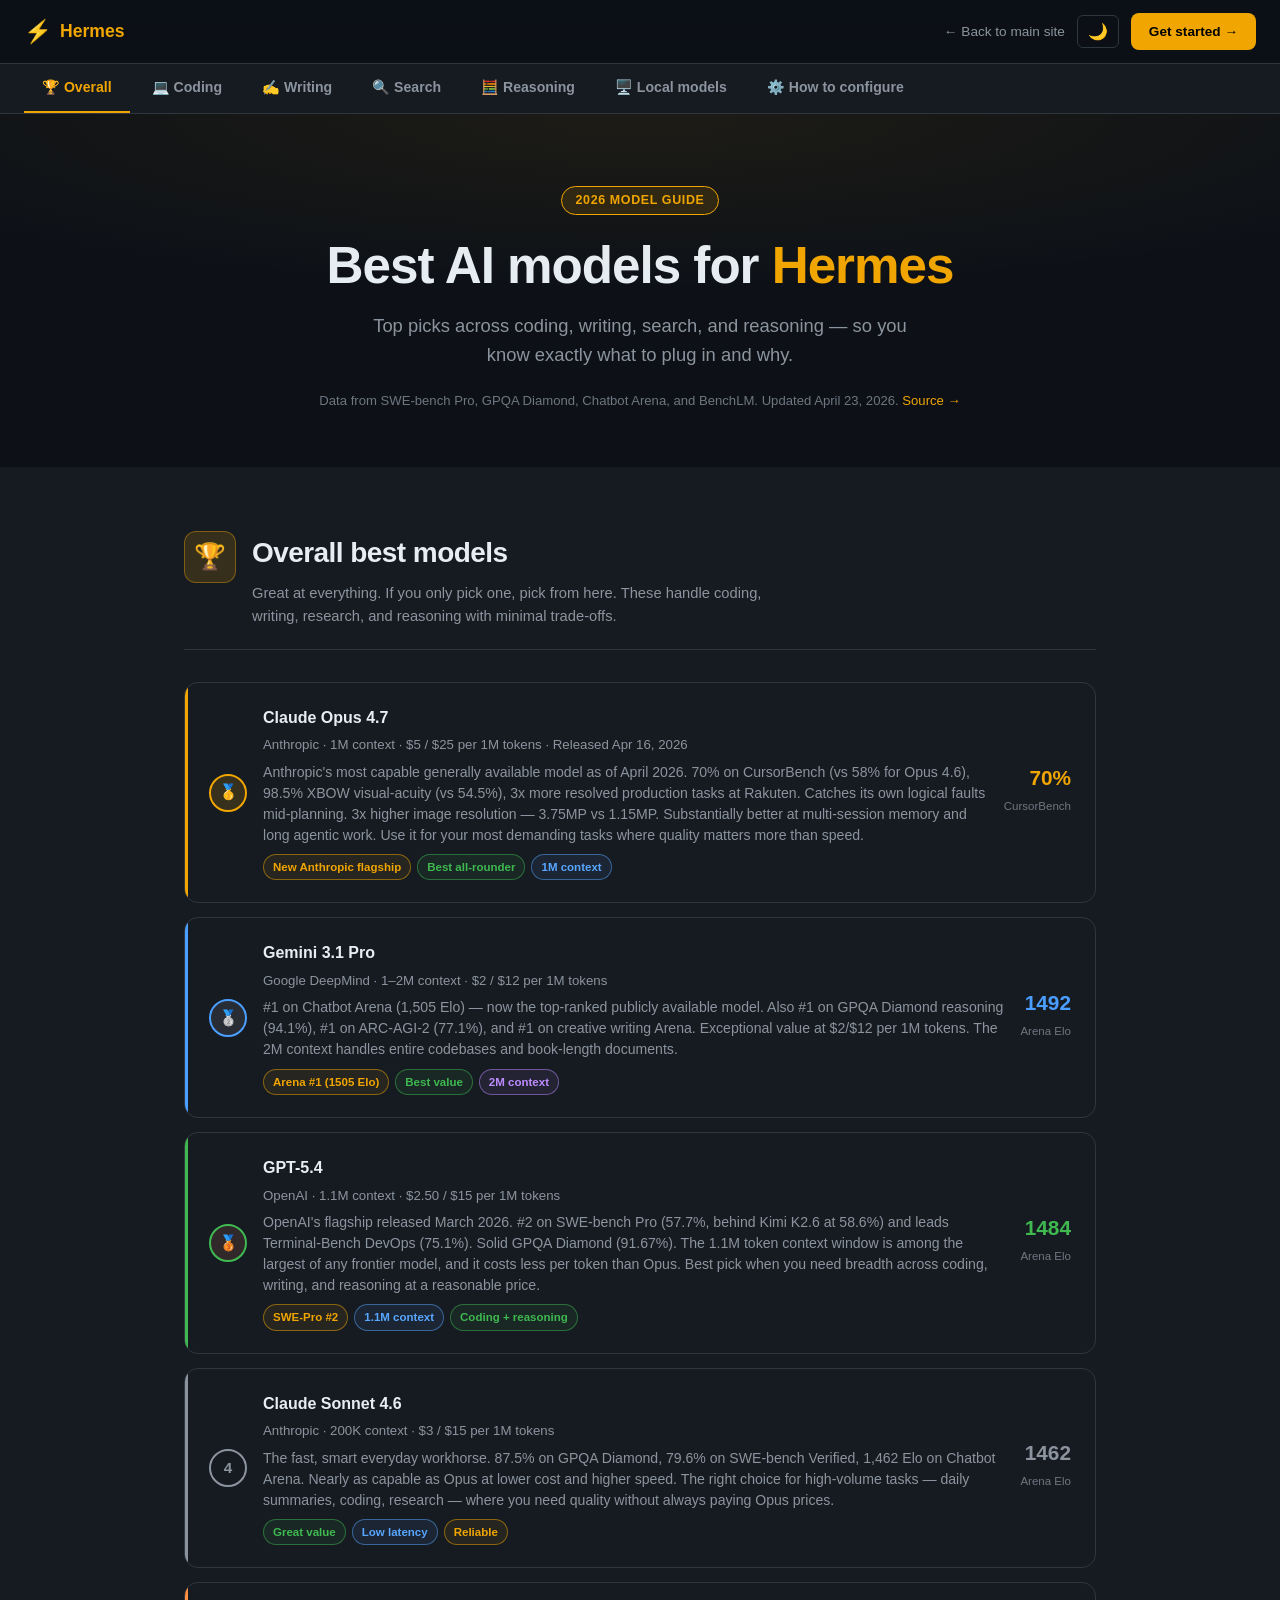
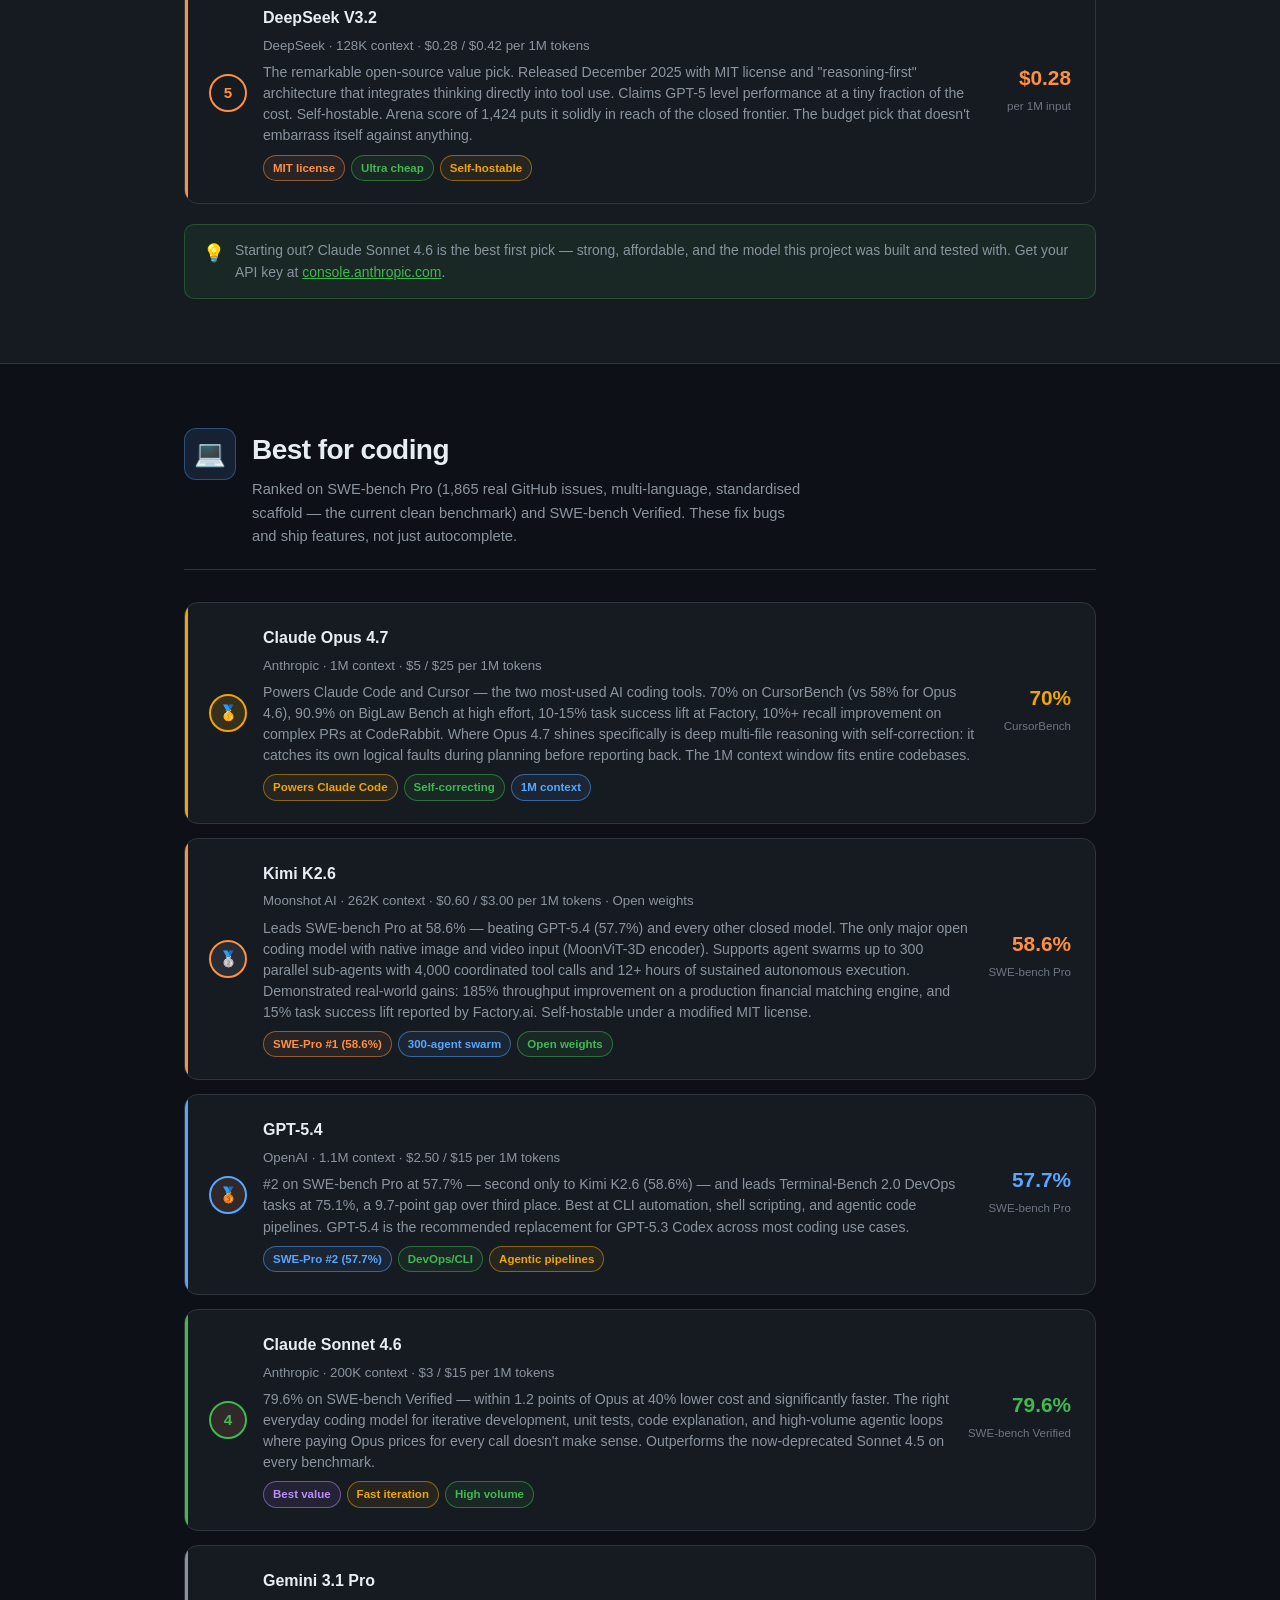
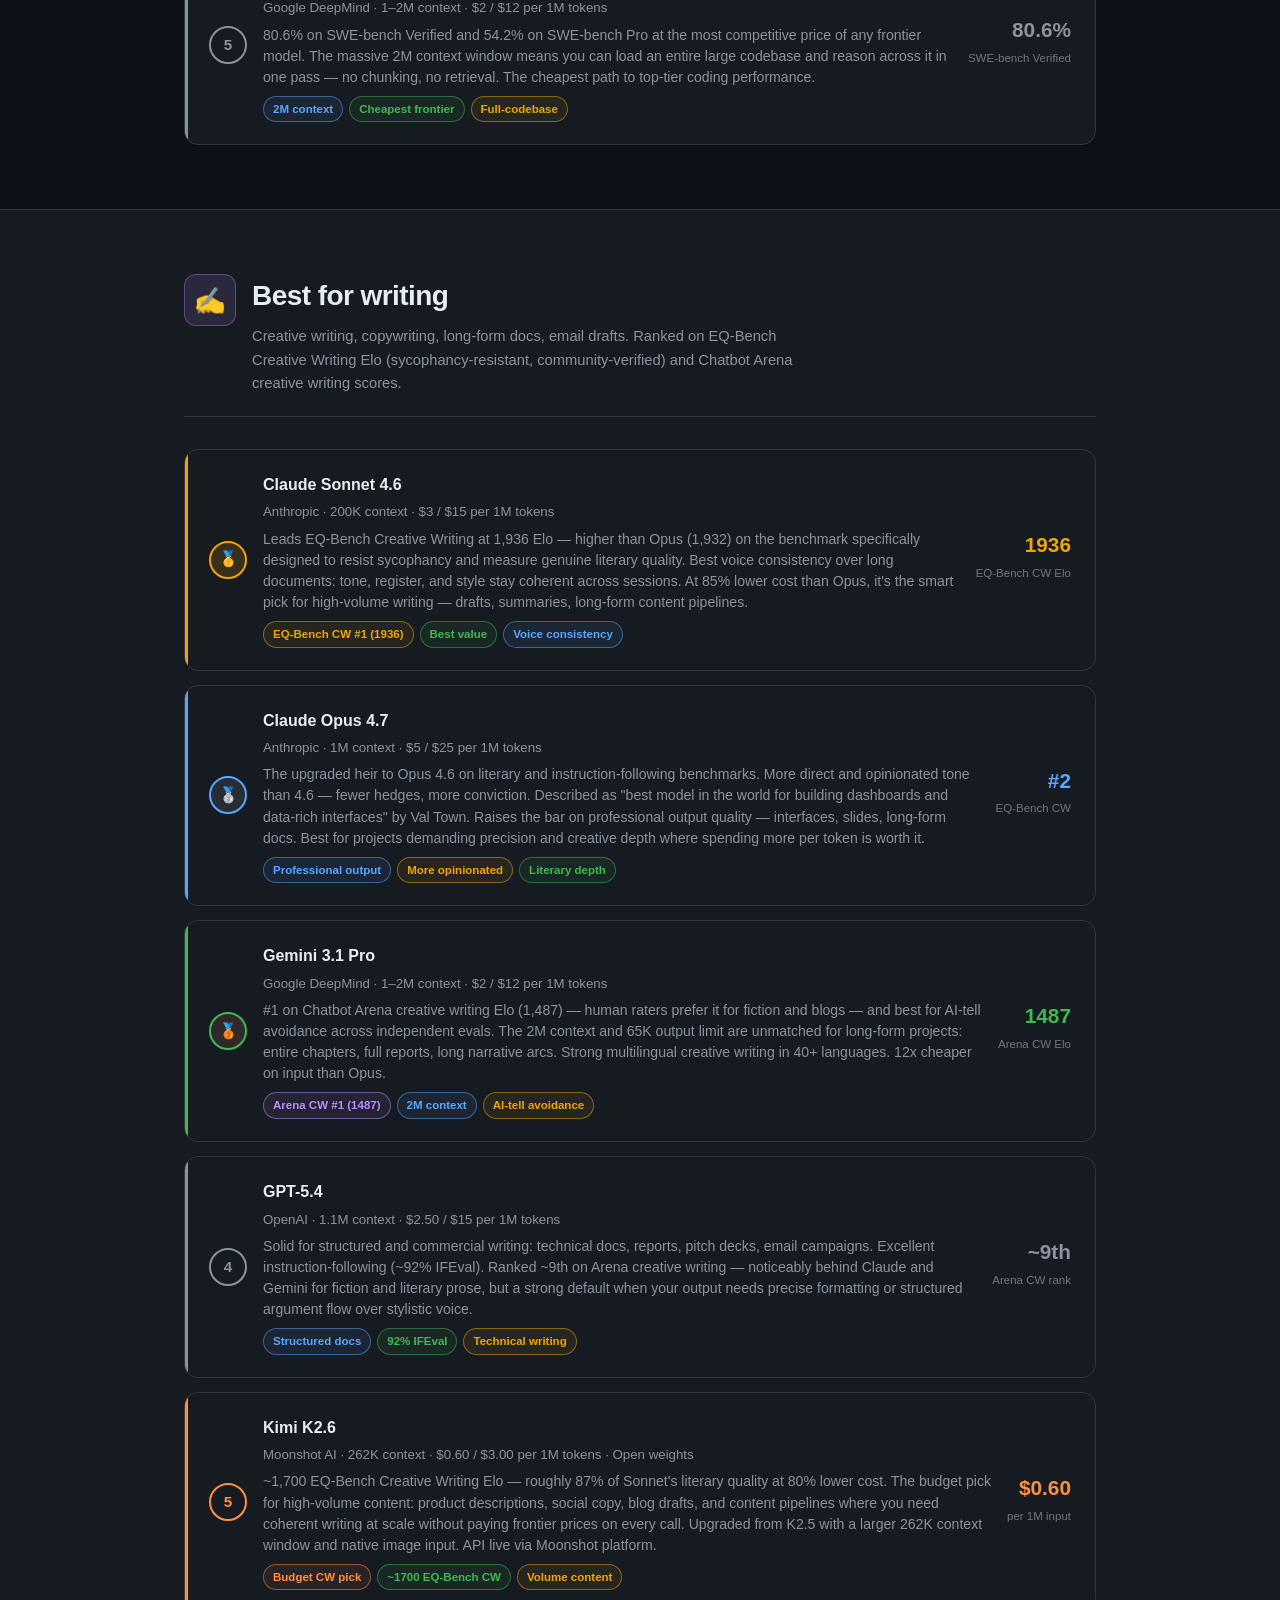
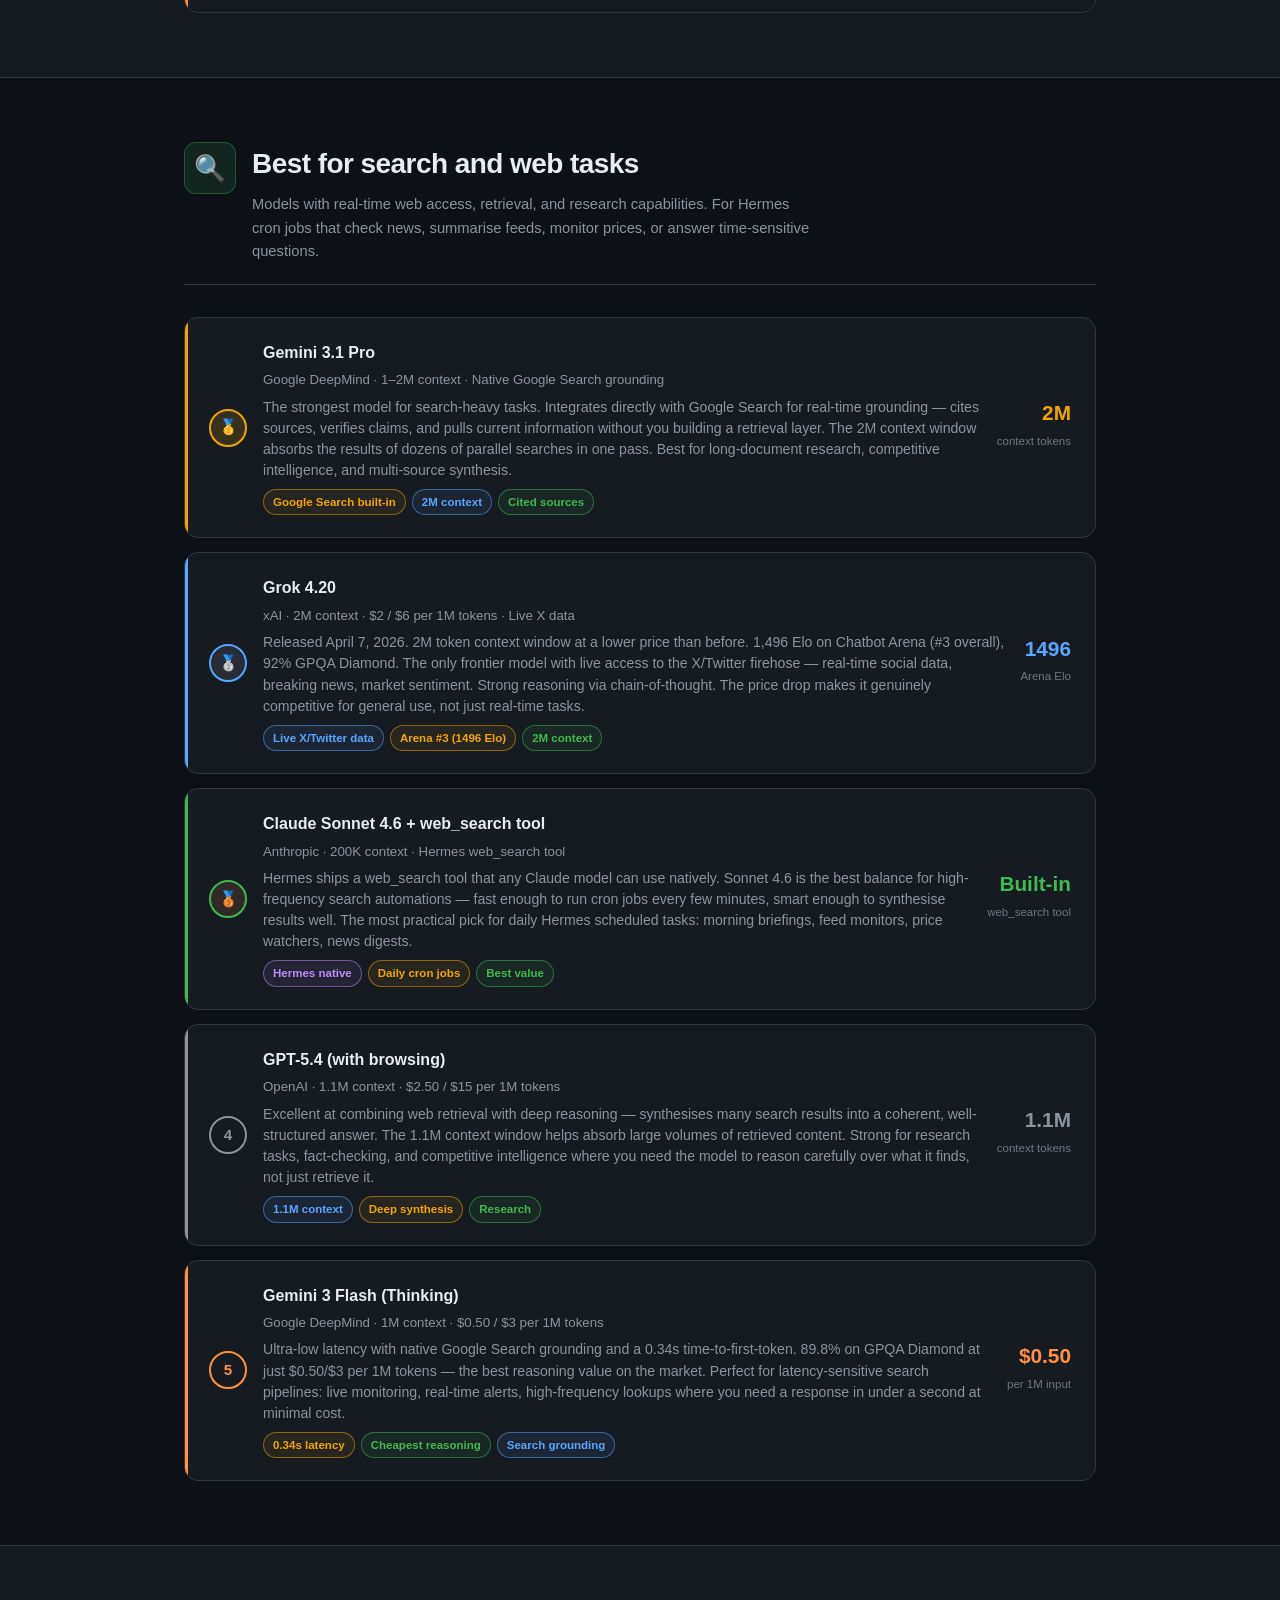
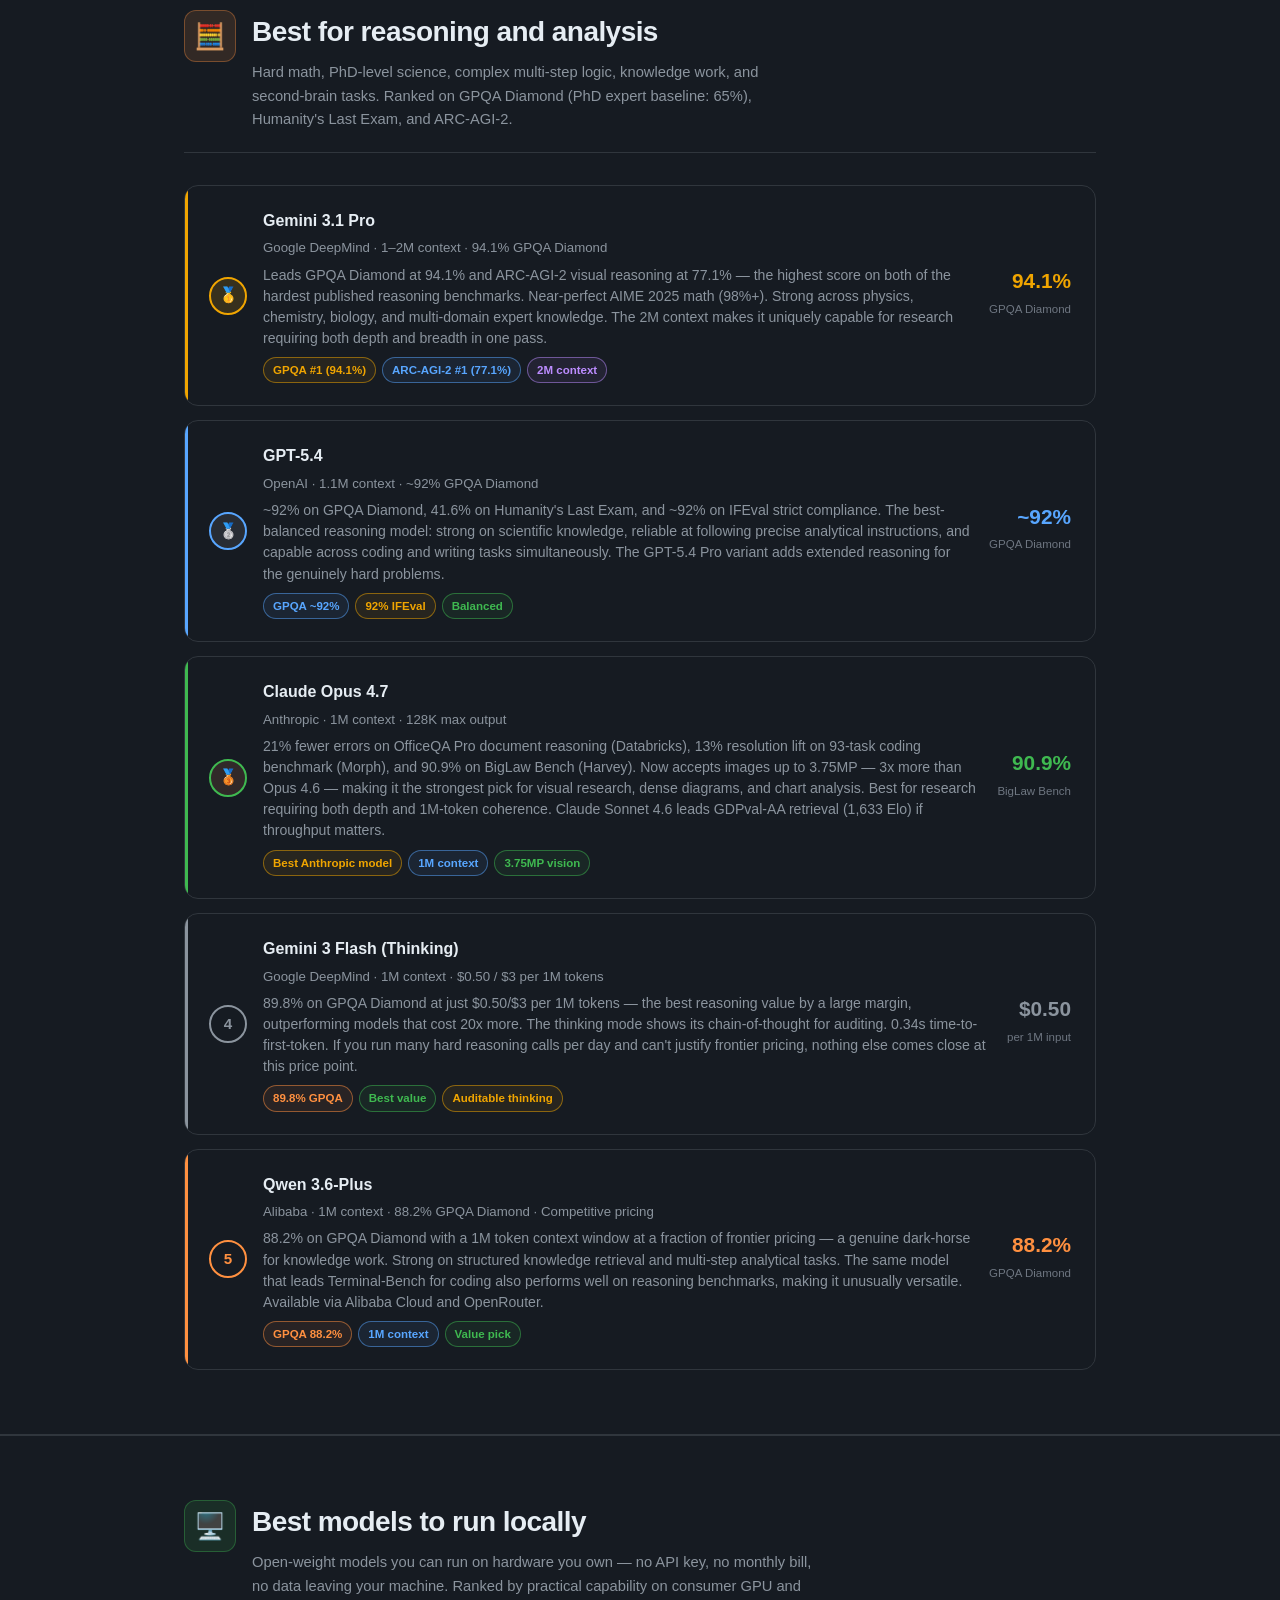
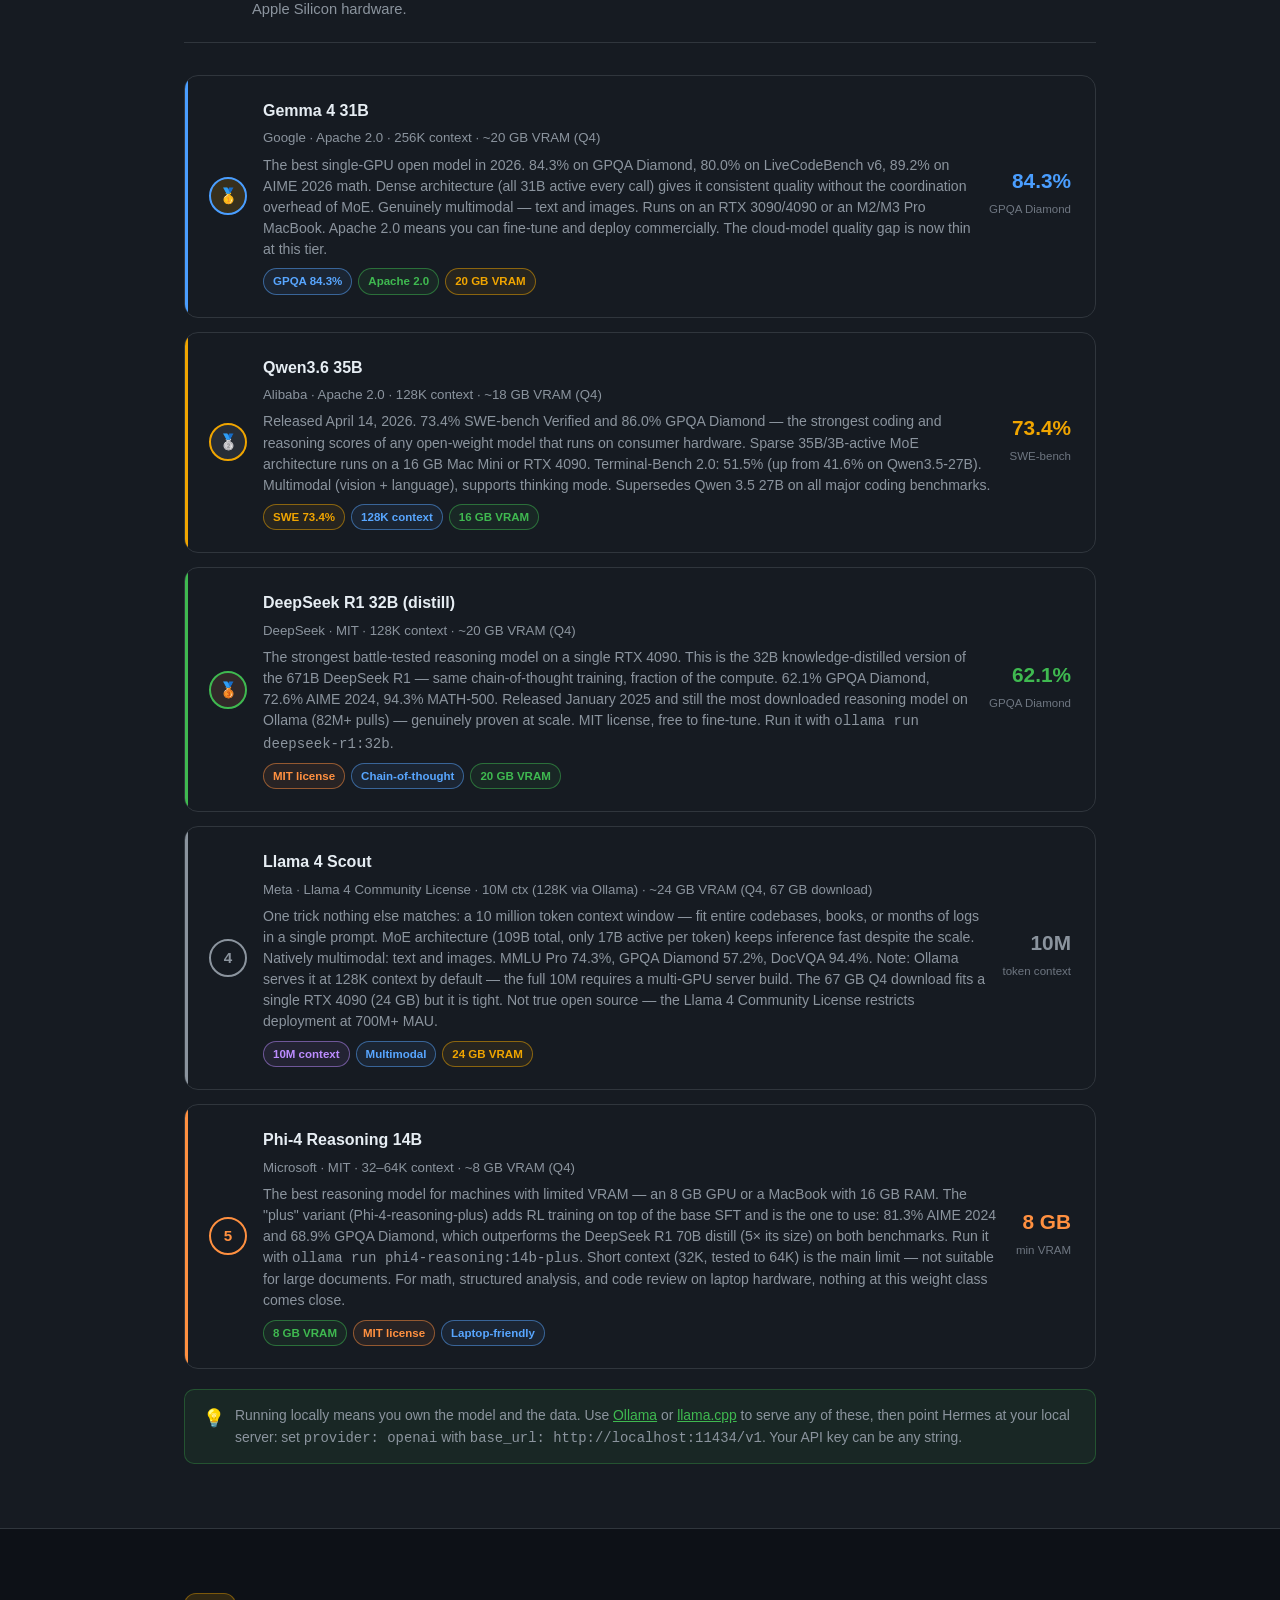
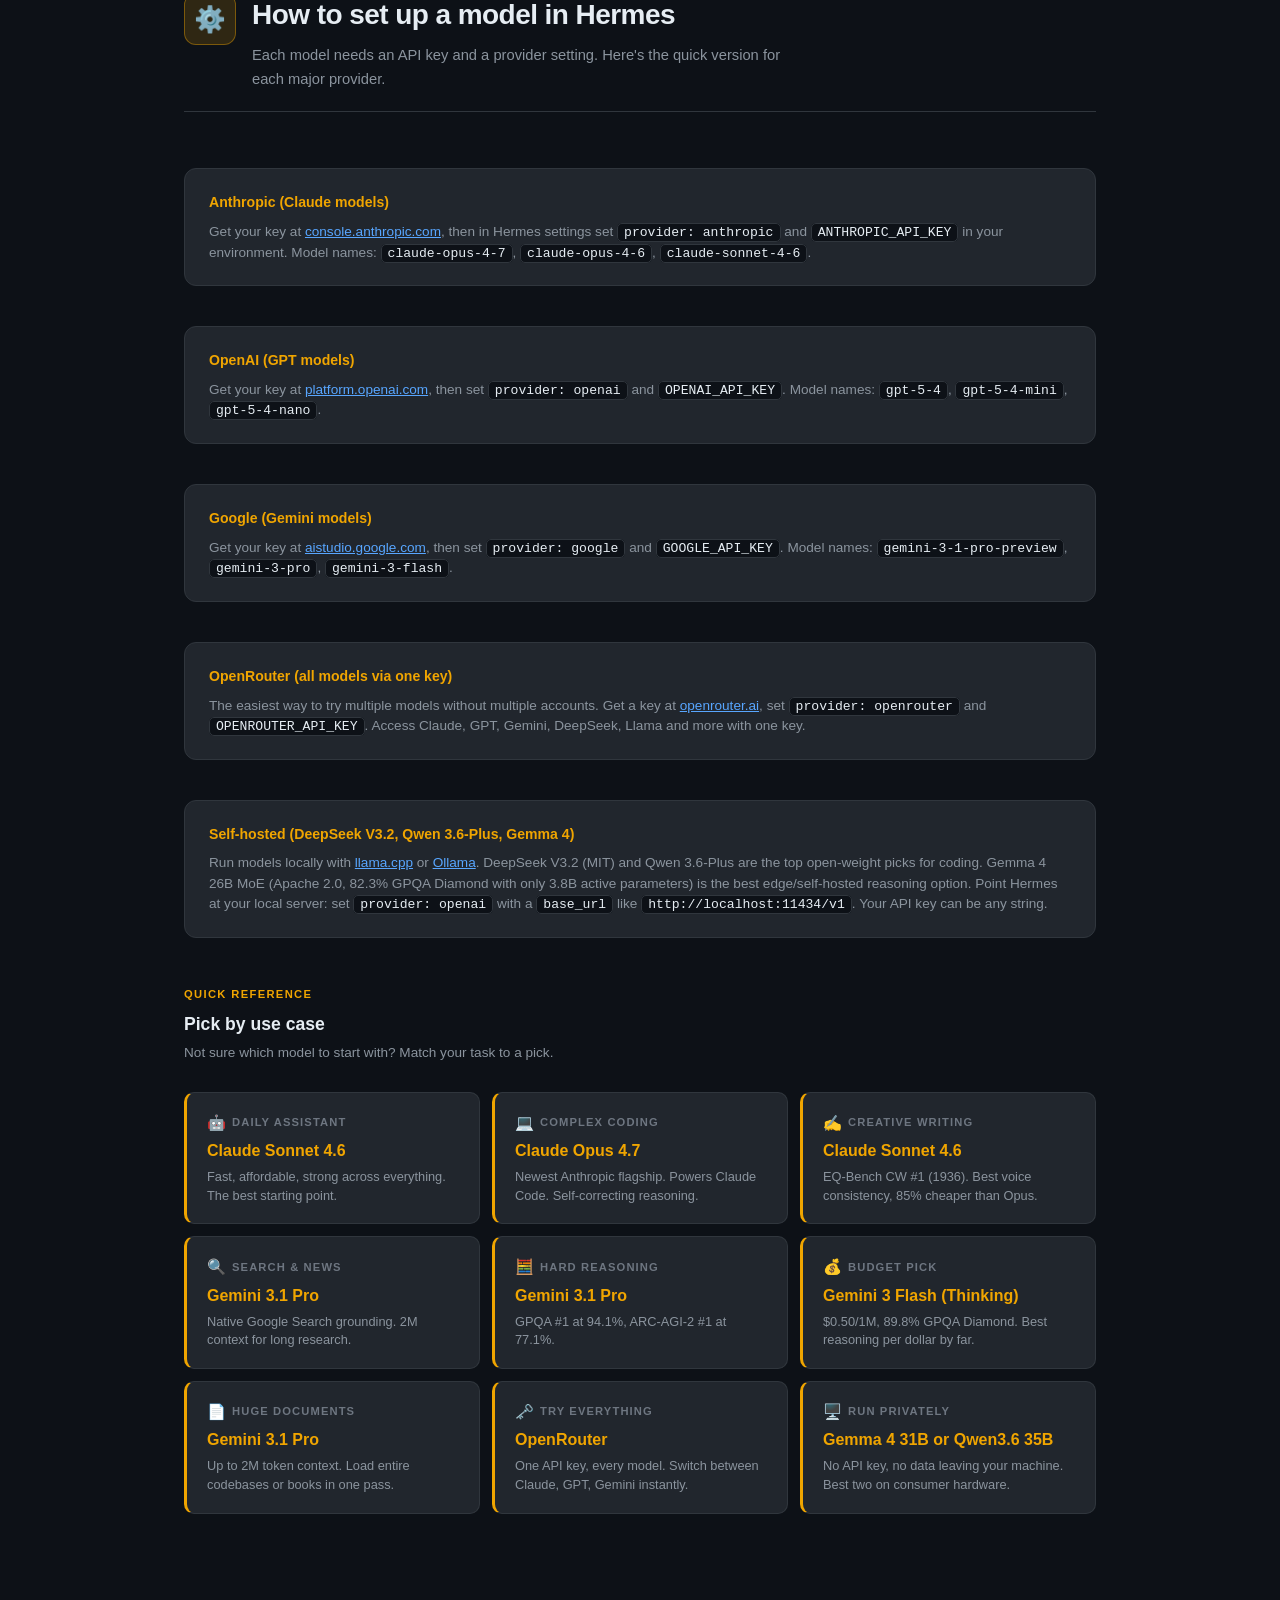
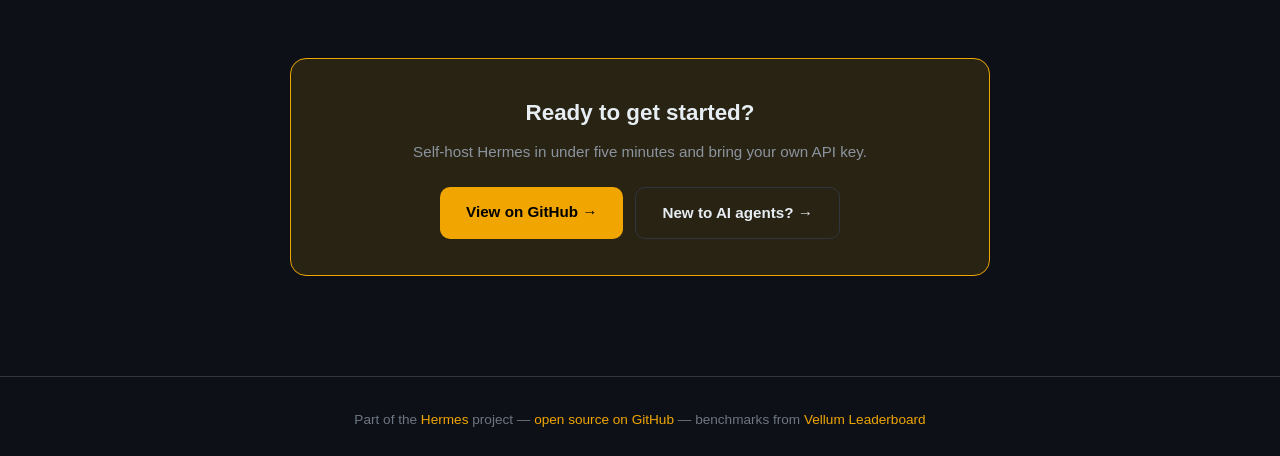
<file: models/index.html>
<!DOCTYPE html>
<html lang="en" data-theme="dark">
<head>
  <script>
    // Canonical URL: strip trailing index.html so links always show the clean path
    (function(){
      var p = window.location.pathname;
      if (p.endsWith('/index.html')) {
        var clean = p.slice(0, p.length - 'index.html'.length);
        window.history.replaceState(null, '', clean + window.location.search + window.location.hash);
      }
    })();
  </script>
<meta charset="UTF-8">
<meta name="viewport" content="width=device-width, initial-scale=1.0">
<title>Best AI Models for Hermes — 2026 Guide</title>
<meta name="description" content="The best AI models to use with Hermes in 2026 — top picks for coding, writing, web search, and all-around use.">
<style>
  :root {
    --bg-primary: #0d1117;
    --bg-secondary: #161b22;
    --bg-tertiary: #21262d;
    --bg-card: #161b22;
    --border: #30363d;
    --text-primary: #e6edf3;
    --text-secondary: #8b949e;
    --text-muted: #6e7681;
    --accent: #f0a500;
    --accent-dim: #c88800;
    --accent-glow: rgba(240,165,0,0.12);
    --green: #3fb950;
    --blue: #58a6ff;
    --purple: #bc8cff;
    --red: #f85149;
    --orange: #ff9040;
    --nav-height: 64px;
  }
  [data-theme="light"] nav {
    background: rgba(246, 248, 250, 0.95);
  }
  [data-theme="light"] {
    --bg-primary: #ffffff;
    --bg-secondary: #f6f8fa;
    --bg-tertiary: #eaeef2;
    --bg-card: #ffffff;
    --border: #d0d7de;
    --text-primary: #1f2328;
    --text-secondary: #656d76;
    --text-muted: #9198a1;
    --accent: #c07800;
    --accent-dim: #9a6200;
    --accent-glow: rgba(192,120,0,0.10);
  }

  *, *::before, *::after { box-sizing: border-box; margin: 0; padding: 0; }

  body {
    font-family: -apple-system, BlinkMacSystemFont, 'Segoe UI', sans-serif;
    background: var(--bg-primary);
    color: var(--text-primary);
    line-height: 1.6;
    min-height: 100vh;
  }

  /* NAV */
  nav {
    position: sticky;
    top: 0;
    height: var(--nav-height);
    background: rgba(13, 17, 23, 0.92);
    border-bottom: 1px solid var(--border);
    backdrop-filter: blur(12px);
    display: flex;
    align-items: center;
    justify-content: space-between;
    padding: 0 24px;
    z-index: 100;
  }
  .nav-logo {
    font-size: 1.1rem;
    font-weight: 700;
    color: var(--accent);
    text-decoration: none;
    display: flex;
    align-items: center;
    gap: 8px;
  }
  .nav-logo span { font-size: 1.4rem; }
  .nav-right { display: flex; align-items: center; gap: 12px; }
  .nav-back {
    color: var(--text-secondary);
    text-decoration: none;
    font-size: 0.85rem;
    display: flex;
    align-items: center;
    gap: 4px;
    transition: color 0.2s;
  }
  .nav-back:hover { color: var(--text-primary); }
  #theme-toggle {
    background: none;
    border: 1px solid var(--border);
    border-radius: 6px;
    padding: 6px 10px;
    cursor: pointer;
    font-size: 1rem;
    color: var(--text-primary);
    transition: border-color 0.2s;
  }
  #theme-toggle:hover { border-color: var(--accent); }
  .btn-cta {
    background: var(--accent);
    color: #000;
    border: none;
    border-radius: 8px;
    padding: 8px 18px;
    font-size: 0.85rem;
    font-weight: 600;
    cursor: pointer;
    text-decoration: none;
    transition: opacity 0.2s;
  }
  .btn-cta:hover { opacity: 0.85; }

  /* TAB NAV */
  .tab-bar {
    position: sticky;
    top: var(--nav-height);
    z-index: 90;
    background: var(--bg-secondary);
    border-bottom: 1px solid var(--border);
    padding: 0 24px;
    display: flex;
    gap: 4px;
    overflow-x: auto;
    scrollbar-width: none;
  }
  .tab-bar::-webkit-scrollbar { display: none; }
  .tab-pill {
    padding: 12px 18px;
    font-size: 0.88rem;
    font-weight: 600;
    color: var(--text-secondary);
    cursor: pointer;
    border-bottom: 2px solid transparent;
    white-space: nowrap;
    transition: color 0.2s, border-color 0.2s;
    text-decoration: none;
    display: block;
  }
  .tab-pill:hover { color: var(--text-primary); }
  .tab-pill.active { color: var(--accent); border-bottom-color: var(--accent); }

  /* HERO */
  .hero {
    text-align: center;
    padding: 72px 24px 56px;
    position: relative;
    overflow: hidden;
  }
  .hero::before {
    content: '';
    position: absolute;
    inset: 0;
    background: radial-gradient(ellipse 70% 50% at 50% 0%, rgba(240,165,0,0.07), transparent);
    pointer-events: none;
  }
  .hero-badge {
    display: inline-block;
    background: var(--accent-glow);
    border: 1px solid var(--accent);
    color: var(--accent);
    border-radius: 20px;
    padding: 4px 14px;
    font-size: 0.78rem;
    font-weight: 600;
    letter-spacing: 0.05em;
    text-transform: uppercase;
    margin-bottom: 20px;
  }
  .hero h1 {
    font-size: clamp(1.9rem, 4.5vw, 3.2rem);
    font-weight: 800;
    line-height: 1.2;
    margin-bottom: 14px;
    letter-spacing: -0.02em;
  }
  .hero h1 em { font-style: normal; color: var(--accent); }
  .hero-sub {
    font-size: clamp(0.95rem, 2.2vw, 1.15rem);
    color: var(--text-secondary);
    max-width: 580px;
    margin: 0 auto 20px;
  }
  .hero-note {
    font-size: 0.82rem;
    color: var(--text-muted);
    margin-top: 8px;
  }
  .hero-note a { color: var(--accent); text-decoration: none; }

  /* SECTION */
  .model-section {
    padding: 64px 24px;
    max-width: 960px;
    margin: 0 auto;
  }
  .model-section + .model-section { padding-top: 0; }
  .section-alt {
    background: var(--bg-secondary);
  }
  .section-alt .model-section { }

  .section-header {
    display: flex;
    align-items: flex-start;
    gap: 16px;
    margin-bottom: 32px;
    padding-bottom: 20px;
    border-bottom: 1px solid var(--border);
  }
  .section-icon {
    width: 52px;
    height: 52px;
    border-radius: 12px;
    display: flex;
    align-items: center;
    justify-content: center;
    font-size: 1.6rem;
    flex-shrink: 0;
  }
  .icon-gold { background: rgba(240,165,0,0.15); border: 1px solid rgba(240,165,0,0.4); }
  .icon-blue { background: rgba(88,166,255,0.12); border: 1px solid rgba(88,166,255,0.35); }
  .icon-green { background: rgba(63,185,80,0.12); border: 1px solid rgba(63,185,80,0.35); }
  .icon-purple { background: rgba(188,140,255,0.12); border: 1px solid rgba(188,140,255,0.35); }
  .icon-orange { background: rgba(255,144,64,0.12); border: 1px solid rgba(255,144,64,0.35); }

  .section-header-text h2 {
    font-size: clamp(1.3rem, 2.5vw, 1.75rem);
    font-weight: 700;
    margin-bottom: 6px;
    letter-spacing: -0.02em;
  }
  .section-header-text p {
    font-size: 0.92rem;
    color: var(--text-secondary);
    max-width: 560px;
  }

  /* MODEL CARDS */
  .model-list {
    display: grid;
    gap: 14px;
  }
  .model-card {
    background: var(--bg-card);
    border: 1px solid var(--border);
    border-radius: 14px;
    padding: 22px 24px;
    display: grid;
    grid-template-columns: auto 1fr auto;
    gap: 16px;
    align-items: center;
    transition: border-color 0.2s, transform 0.2s;
    position: relative;
    overflow: hidden;
  }
  .model-card:hover {
    border-color: var(--model-color, var(--accent));
    transform: translateY(-1px);
  }
  .model-card::before {
    content: '';
    position: absolute;
    left: 0;
    top: 0;
    bottom: 0;
    width: 3px;
    background: var(--model-color, var(--accent));
    border-radius: 14px 0 0 14px;
  }

  .rank-badge {
    width: 38px;
    height: 38px;
    border-radius: 50%;
    display: flex;
    align-items: center;
    justify-content: center;
    font-weight: 800;
    font-size: 0.95rem;
    flex-shrink: 0;
    border: 2px solid var(--model-color, var(--accent));
    color: var(--model-color, var(--accent));
    background: transparent;
  }
  .rank-badge.gold { background: rgba(240,165,0,0.15); }
  .rank-badge.silver { background: rgba(139,148,158,0.15); }
  .rank-badge.bronze { background: rgba(201,120,80,0.15); }

  .model-info h3 {
    font-size: 1rem;
    font-weight: 700;
    margin-bottom: 4px;
  }
  .model-info .model-meta {
    font-size: 0.83rem;
    color: var(--text-secondary);
    margin-bottom: 6px;
  }
  .model-info .model-why {
    font-size: 0.88rem;
    color: var(--text-secondary);
    line-height: 1.5;
  }
  .model-pills {
    display: flex;
    flex-wrap: wrap;
    gap: 6px;
    margin-top: 8px;
  }
  .pill {
    font-size: 0.72rem;
    font-weight: 600;
    padding: 3px 9px;
    border-radius: 20px;
    border: 1px solid var(--border);
    color: var(--text-muted);
    white-space: nowrap;
  }
  .pill.green { border-color: rgba(63,185,80,0.5); color: var(--green); background: rgba(63,185,80,0.08); }
  .pill.blue { border-color: rgba(88,166,255,0.5); color: var(--blue); background: rgba(88,166,255,0.08); }
  .pill.purple { border-color: rgba(188,140,255,0.5); color: var(--purple); background: rgba(188,140,255,0.08); }
  .pill.gold { border-color: rgba(240,165,0,0.5); color: var(--accent); background: rgba(240,165,0,0.08); }
  .pill.orange { border-color: rgba(255,144,64,0.5); color: var(--orange); background: rgba(255,144,64,0.08); }

  .model-score {
    text-align: right;
    flex-shrink: 0;
  }
  .score-val {
    font-size: 1.3rem;
    font-weight: 800;
    color: var(--model-color, var(--accent));
    display: block;
    line-height: 1;
    margin-bottom: 3px;
  }
  .score-label {
    font-size: 0.72rem;
    color: var(--text-muted);
    white-space: nowrap;
  }

  /* SETUP BOX */
  .setup-box {
    background: var(--bg-tertiary);
    border: 1px solid var(--border);
    border-radius: 12px;
    padding: 22px 24px;
    margin-top: 24px;
  }
  .setup-box h4 {
    font-size: 0.88rem;
    font-weight: 700;
    margin-bottom: 8px;
    color: var(--accent);
  }
  .setup-box p {
    font-size: 0.85rem;
    color: var(--text-secondary);
    line-height: 1.5;
  }
  .setup-box code {
    background: var(--bg-primary);
    border: 1px solid var(--border);
    border-radius: 5px;
    padding: 1px 6px;
    font-size: 0.82rem;
    font-family: 'SFMono-Regular', Consolas, monospace;
    color: var(--text-primary);
  }

  /* HOW TO PICK */

  .picker-grid {
    display: grid;
    grid-template-columns: repeat(auto-fit, minmax(220px, 1fr));
    gap: 12px;
    margin-top: 28px;
  }
  .picker-card {
    background: var(--bg-tertiary);
    border: 1px solid var(--border);
    border-left: 3px solid var(--accent);
    border-radius: 10px;
    padding: 18px 20px;
    display: flex;
    flex-direction: column;
    gap: 6px;
    transition: border-color 0.2s, box-shadow 0.2s, transform 0.15s;
  }
  .picker-card:hover {
    border-color: var(--accent);
    box-shadow: 0 4px 20px rgba(240,165,0,0.12);
    transform: translateY(-1px);
  }
  .picker-card .use-case {
    font-size: 0.7rem;
    font-weight: 700;
    text-transform: uppercase;
    letter-spacing: 0.1em;
    color: var(--text-muted);
    display: flex;
    align-items: center;
    gap: 6px;
  }
  .picker-card .use-case .uc-icon {
    font-size: 0.95rem;
    letter-spacing: 0;
  }
  .picker-card .recommendation {
    font-size: 1rem;
    font-weight: 800;
    color: var(--accent);
    line-height: 1.2;
  }
  .picker-card .why-short {
    font-size: 0.8rem;
    color: var(--text-secondary);
    line-height: 1.45;
    margin-top: 2px;
  }

  /* FREE TIER NOTE */
  .free-note {
    background: rgba(63,185,80,0.08);
    border: 1px solid rgba(63,185,80,0.3);
    border-radius: 10px;
    padding: 14px 18px;
    margin-top: 20px;
    font-size: 0.87rem;
    color: var(--text-secondary);
    display: flex;
    gap: 10px;
    align-items: flex-start;
  }
  .free-note .note-icon { font-size: 1.1rem; flex-shrink: 0; }

  /* CTA STRIP */
  .cta-strip {
    background: var(--accent-glow);
    border: 1px solid var(--accent);
    border-radius: 16px;
    padding: 36px 40px;
    text-align: center;
    margin: 40px auto;
    max-width: 700px;
  }
  .cta-strip h2 { font-size: 1.4rem; font-weight: 700; margin-bottom: 10px; }
  .cta-strip p { color: var(--text-secondary); margin-bottom: 22px; font-size: 0.95rem; }
  .cta-group { display: flex; gap: 12px; justify-content: center; flex-wrap: wrap; }
  .btn-primary {
    background: var(--accent);
    color: #000;
    font-weight: 700;
    padding: 13px 26px;
    border-radius: 10px;
    text-decoration: none;
    font-size: 0.95rem;
    transition: opacity 0.2s;
  }
  .btn-primary:hover { opacity: 0.85; }
  .btn-ghost {
    background: transparent;
    color: var(--text-primary);
    font-weight: 600;
    padding: 13px 26px;
    border-radius: 10px;
    text-decoration: none;
    font-size: 0.95rem;
    border: 1px solid var(--border);
    transition: border-color 0.2s;
  }
  .btn-ghost:hover { border-color: var(--accent); }

  /* FOOTER */
  footer {
    border-top: 1px solid var(--border);
    text-align: center;
    padding: 32px 24px;
    color: var(--text-muted);
    font-size: 0.85rem;
  }
  footer a { color: var(--accent); text-decoration: none; }

  /* DIVIDER */
  .section-divider { height: 1px; background: var(--border); }

  /* MOBILE */
  @media (max-width: 640px) {
    nav { padding: 0 16px; }
    .nav-back { display: none; }
    .btn-cta { display: none; }
    .model-card { grid-template-columns: auto 1fr; }
    .model-score { display: none; }
    .tab-bar { padding: 0 12px; }
    .tab-pill { padding: 10px 14px; font-size: 0.82rem; }
    .section-header { flex-direction: column; gap: 12px; }
    .cta-strip { padding: 28px 20px; }
  }
  @media (max-width: 480px) {
    .picker-grid { grid-template-columns: 1fr 1fr; }
  }

  /* HAMBURGER + MOBILE MENU */
  .hamburger {
    display: none;
    flex-direction: column;
    gap: 5px;
    cursor: pointer;
    padding: 6px;
    border: 1px solid var(--border);
    border-radius: 6px;
    background: none;
    transition: border-color 0.15s;
    flex-shrink: 0;
  }
  .hamburger:hover { border-color: var(--accent); }
  .hamburger span {
    display: block;
    width: 20px;
    height: 2px;
    background: var(--text-secondary);
    border-radius: 2px;
    transition: transform 0.2s, opacity 0.2s;
  }
  .hamburger.open span:nth-child(1) { transform: translateY(7px) rotate(45deg); }
  .hamburger.open span:nth-child(2) { opacity: 0; }
  .hamburger.open span:nth-child(3) { transform: translateY(-7px) rotate(-45deg); }
  #models-mobile-menu {
    display: none;
    position: fixed;
    top: var(--nav-height);
    left: 0; right: 0;
    background: var(--bg-secondary);
    border-bottom: 1px solid var(--border);
    padding: 16px 24px;
    z-index: 999;
    flex-direction: column;
    gap: 4px;
  }
  #models-mobile-menu.open { display: flex; }
  #models-mobile-menu a {
    color: var(--text-secondary);
    font-size: 0.95rem;
    font-weight: 500;
    padding: 10px 12px;
    border-radius: 6px;
    transition: color 0.15s, background 0.15s;
    text-decoration: none;
  }
  #models-mobile-menu a:hover { color: var(--text-primary); background: var(--bg-tertiary); }
  #models-mobile-menu a.accent { color: var(--accent); }
  #models-mobile-menu .menu-divider {
    height: 1px;
    background: var(--border);
    margin: 4px 0;
  }
  @media (max-width: 640px) {
    .hamburger { display: flex; }
    .btn-cta { display: none; }
    .nav-back { display: none; }
  }
</style>
</head>
<body>

<nav>
  <a href="../" class="nav-logo"><span>⚡</span> Hermes</a>
  <div class="nav-right">
    <a href="../" class="nav-back">← <span>Back to main site</span></a>
    <button id="theme-toggle" aria-label="Toggle theme">🌙</button>
    <a href="https://hermes-agent.nousresearch.com/docs/getting-started/installation" class="btn-cta" target="_blank">Get started →</a>
  </div>
  <button class="hamburger" id="models-hamburger" aria-label="Open menu" aria-expanded="false">
    <span></span><span></span><span></span>
  </button>
</nav>

<div id="models-mobile-menu">
  <a href="../">⚡ Hermes Home</a>
  <a href="../#why">Why Hermes</a>
  <a href="../#features">Features</a>
  <a href="../#compare">Compare</a>
  <a href="../#install">Install</a>
  <div class="menu-divider"></div>
  <a href="../eli5/" class="accent">🧠 ELI5 — What is Hermes?</a>
  <a href="../models/" class="accent">🤖 Best Models 2026</a>
  <a href="../community/" class="accent">🌎 Community</a>
  <a href="https://hermes-agent.nousresearch.com/docs/getting-started/installation" target="_blank" class="accent" style="margin-top:4px">Get started →</a>
</div>

<!-- TAB BAR -->
<div class="tab-bar">
  <a class="tab-pill active" href="#overall">🏆 Overall</a>
  <a class="tab-pill" href="#coding">💻 Coding</a>
  <a class="tab-pill" href="#writing">✍️ Writing</a>
  <a class="tab-pill" href="#search">🔍 Search</a>
  <a class="tab-pill" href="#reasoning">🧮 Reasoning</a>
  <a class="tab-pill" href="#local">🖥️ Local models</a>
  <a class="tab-pill" href="#howto">⚙️ How to configure</a>
</div>

<!-- HERO -->
<section class="hero">
  <div class="hero-badge">2026 Model Guide</div>
  <h1>Best AI models for <em>Hermes</em></h1>
  <p class="hero-sub">Top picks across coding, writing, search, and reasoning — so you know exactly what to plug in and why.</p>
  <p class="hero-note">Data from SWE-bench Pro, GPQA Diamond, Chatbot Arena, and BenchLM. Updated April 23, 2026. <a href="https://lmarena.ai/leaderboard" target="_blank">Source →</a></p>
</section>

<!-- =========================================
     OVERALL
     ========================================= -->
<div id="overall" class="section-alt">
  <div class="model-section">
    <div class="section-header">
      <div class="section-icon icon-gold">🏆</div>
      <div class="section-header-text">
        <h2>Overall best models</h2>
        <p>Great at everything. If you only pick one, pick from here. These handle coding, writing, research, and reasoning with minimal trade-offs.</p>
      </div>
    </div>

    <div class="model-list">
      <!-- #1 -->
      <div class="model-card" style="--model-color: #f0a500;">
        <div class="rank-badge gold">🥇</div>
        <div class="model-info">
          <h3>Claude Opus 4.7</h3>
          <div class="model-meta">Anthropic &middot; 1M context &middot; $5 / $25 per 1M tokens &middot; Released Apr 16, 2026</div>
          <div class="model-why">Anthropic's most capable generally available model as of April 2026. 70% on CursorBench (vs 58% for Opus 4.6), 98.5% XBOW visual-acuity (vs 54.5%), 3x more resolved production tasks at Rakuten. Catches its own logical faults mid-planning. 3x higher image resolution — 3.75MP vs 1.15MP. Substantially better at multi-session memory and long agentic work. Use it for your most demanding tasks where quality matters more than speed.</div>
          <div class="model-pills">
            <span class="pill gold">New Anthropic flagship</span>
            <span class="pill green">Best all-rounder</span>
            <span class="pill blue">1M context</span>
          </div>
        </div>
        <div class="model-score">
          <span class="score-val">70%</span>
          <span class="score-label">CursorBench</span>
        </div>
      </div>

      <!-- #2 -->
      <div class="model-card" style="--model-color: #4a9eff;">
        <div class="rank-badge silver">🥈</div>
        <div class="model-info">
          <h3>Gemini 3.1 Pro</h3>
          <div class="model-meta">Google DeepMind &middot; 1–2M context &middot; $2 / $12 per 1M tokens</div>
          <div class="model-why">#1 on Chatbot Arena (1,505 Elo) — now the top-ranked publicly available model. Also #1 on GPQA Diamond reasoning (94.1%), #1 on ARC-AGI-2 (77.1%), and #1 on creative writing Arena. Exceptional value at $2/$12 per 1M tokens. The 2M context handles entire codebases and book-length documents.</div>
          <div class="model-pills">
            <span class="pill gold">Arena #1 (1505 Elo)</span>
            <span class="pill green">Best value</span>
            <span class="pill purple">2M context</span>
          </div>
        </div>
        <div class="model-score">
          <span class="score-val">1492</span>
          <span class="score-label">Arena Elo</span>
        </div>
      </div>

      <!-- #3 -->
      <div class="model-card" style="--model-color: #3fb950;">
        <div class="rank-badge bronze">🥉</div>
        <div class="model-info">
          <h3>GPT-5.4</h3>
          <div class="model-meta">OpenAI &middot; 1.1M context &middot; $2.50 / $15 per 1M tokens</div>
          <div class="model-why">OpenAI's flagship released March 2026. #2 on SWE-bench Pro (57.7%, behind Kimi K2.6 at 58.6%) and leads Terminal-Bench DevOps (75.1%). Solid GPQA Diamond (91.67%). The 1.1M token context window is among the largest of any frontier model, and it costs less per token than Opus. Best pick when you need breadth across coding, writing, and reasoning at a reasonable price.</div>
          <div class="model-pills">
            <span class="pill gold">SWE-Pro #2</span>
            <span class="pill blue">1.1M context</span>
            <span class="pill green">Coding + reasoning</span>
          </div>
        </div>
        <div class="model-score">
          <span class="score-val">1484</span>
          <span class="score-label">Arena Elo</span>
        </div>
      </div>

      <!-- #4 -->
      <div class="model-card" style="--model-color: #8b949e;">
        <div class="rank-badge">4</div>
        <div class="model-info">
          <h3>Claude Sonnet 4.6</h3>
          <div class="model-meta">Anthropic &middot; 200K context &middot; $3 / $15 per 1M tokens</div>
          <div class="model-why">The fast, smart everyday workhorse. 87.5% on GPQA Diamond, 79.6% on SWE-bench Verified, 1,462 Elo on Chatbot Arena. Nearly as capable as Opus at lower cost and higher speed. The right choice for high-volume tasks — daily summaries, coding, research — where you need quality without always paying Opus prices.</div>
          <div class="model-pills">
            <span class="pill green">Great value</span>
            <span class="pill blue">Low latency</span>
            <span class="pill gold">Reliable</span>
          </div>
        </div>
        <div class="model-score">
          <span class="score-val">1462</span>
          <span class="score-label">Arena Elo</span>
        </div>
      </div>

      <!-- #5 -->
      <div class="model-card" style="--model-color: #ff9040;">
        <div class="rank-badge">5</div>
        <div class="model-info">
          <h3>DeepSeek V3.2</h3>
          <div class="model-meta">DeepSeek &middot; 128K context &middot; $0.28 / $0.42 per 1M tokens</div>
          <div class="model-why">The remarkable open-source value pick. Released December 2025 with MIT license and "reasoning-first" architecture that integrates thinking directly into tool use. Claims GPT-5 level performance at a tiny fraction of the cost. Self-hostable. Arena score of 1,424 puts it solidly in reach of the closed frontier. The budget pick that doesn't embarrass itself against anything.</div>
          <div class="model-pills">
            <span class="pill orange">MIT license</span>
            <span class="pill green">Ultra cheap</span>
            <span class="pill gold">Self-hostable</span>
          </div>
        </div>
        <div class="model-score">
          <span class="score-val">$0.28</span>
          <span class="score-label">per 1M input</span>
        </div>
      </div>
    </div>

    <div class="free-note">
      <span class="note-icon">💡</span>
      <span>Starting out? Claude Sonnet 4.6 is the best first pick — strong, affordable, and the model this project was built and tested with. Get your API key at <a href="https://console.anthropic.com" target="_blank" style="color:var(--green)">console.anthropic.com</a>.</span>
    </div>
  </div>
</div>

<div class="section-divider"></div>

<!-- =========================================
     CODING
     ========================================= -->
<div id="coding">
  <div class="model-section">
    <div class="section-header">
      <div class="section-icon icon-blue">💻</div>
      <div class="section-header-text">
        <h2>Best for coding</h2>
        <p>Ranked on SWE-bench Pro (1,865 real GitHub issues, multi-language, standardised scaffold — the current clean benchmark) and SWE-bench Verified. These fix bugs and ship features, not just autocomplete.</p>
      </div>
    </div>

    <div class="model-list">
      <div class="model-card" style="--model-color: #f0a500;">
        <div class="rank-badge gold">🥇</div>
        <div class="model-info">
          <h3>Claude Opus 4.7</h3>
          <div class="model-meta">Anthropic &middot; 1M context &middot; $5 / $25 per 1M tokens</div>
          <div class="model-why">Powers Claude Code and Cursor — the two most-used AI coding tools. 70% on CursorBench (vs 58% for Opus 4.6), 90.9% on BigLaw Bench at high effort, 10-15% task success lift at Factory, 10%+ recall improvement on complex PRs at CodeRabbit. Where Opus 4.7 shines specifically is deep multi-file reasoning with self-correction: it catches its own logical faults during planning before reporting back. The 1M context window fits entire codebases.</div>
          <div class="model-pills">
            <span class="pill gold">Powers Claude Code</span>
            <span class="pill green">Self-correcting</span>
            <span class="pill blue">1M context</span>
          </div>
        </div>
        <div class="model-score">
          <span class="score-val">70%</span>
          <span class="score-label">CursorBench</span>
        </div>
      </div>

      <div class="model-card" style="--model-color: #ff9040;">
        <div class="rank-badge silver">🥈</div>
        <div class="model-info">
          <h3>Kimi K2.6</h3>
          <div class="model-meta">Moonshot AI &middot; 262K context &middot; $0.60 / $3.00 per 1M tokens &middot; Open weights</div>
          <div class="model-why">Leads SWE-bench Pro at 58.6% — beating GPT-5.4 (57.7%) and every other closed model. The only major open coding model with native image and video input (MoonViT-3D encoder). Supports agent swarms up to 300 parallel sub-agents with 4,000 coordinated tool calls and 12+ hours of sustained autonomous execution. Demonstrated real-world gains: 185% throughput improvement on a production financial matching engine, and 15% task success lift reported by Factory.ai. Self-hostable under a modified MIT license.</div>
          <div class="model-pills">
            <span class="pill orange">SWE-Pro #1 (58.6%)</span>
            <span class="pill blue">300-agent swarm</span>
            <span class="pill green">Open weights</span>
          </div>
        </div>
        <div class="model-score">
          <span class="score-val">58.6%</span>
          <span class="score-label">SWE-bench Pro</span>
        </div>
      </div>

      <div class="model-card" style="--model-color: #58a6ff;">
        <div class="rank-badge bronze">🥉</div>
        <div class="model-info">
          <h3>GPT-5.4</h3>
          <div class="model-meta">OpenAI &middot; 1.1M context &middot; $2.50 / $15 per 1M tokens</div>
          <div class="model-why">#2 on SWE-bench Pro at 57.7% — second only to Kimi K2.6 (58.6%) — and leads Terminal-Bench 2.0 DevOps tasks at 75.1%, a 9.7-point gap over third place. Best at CLI automation, shell scripting, and agentic code pipelines. GPT-5.4 is the recommended replacement for GPT-5.3 Codex across most coding use cases.</div>
          <div class="model-pills">
            <span class="pill blue">SWE-Pro #2 (57.7%)</span>
            <span class="pill green">DevOps/CLI</span>
            <span class="pill gold">Agentic pipelines</span>
          </div>
        </div>
        <div class="model-score">
          <span class="score-val">57.7%</span>
          <span class="score-label">SWE-bench Pro</span>
        </div>
      </div>

      <div class="model-card" style="--model-color: #3fb950;">
        <div class="rank-badge bronze">4</div>
        <div class="model-info">
          <h3>Claude Sonnet 4.6</h3>
          <div class="model-meta">Anthropic &middot; 200K context &middot; $3 / $15 per 1M tokens</div>
          <div class="model-why">79.6% on SWE-bench Verified — within 1.2 points of Opus at 40% lower cost and significantly faster. The right everyday coding model for iterative development, unit tests, code explanation, and high-volume agentic loops where paying Opus prices for every call doesn't make sense. Outperforms the now-deprecated Sonnet 4.5 on every benchmark.</div>
          <div class="model-pills">
            <span class="pill purple">Best value</span>
            <span class="pill gold">Fast iteration</span>
            <span class="pill green">High volume</span>
          </div>
        </div>
        <div class="model-score">
          <span class="score-val">79.6%</span>
          <span class="score-label">SWE-bench Verified</span>
        </div>
      </div>

      <div class="model-card" style="--model-color: #8b949e;">
        <div class="rank-badge">5</div>
        <div class="model-info">
          <h3>Gemini 3.1 Pro</h3>
          <div class="model-meta">Google DeepMind &middot; 1–2M context &middot; $2 / $12 per 1M tokens</div>
          <div class="model-why">80.6% on SWE-bench Verified and 54.2% on SWE-bench Pro at the most competitive price of any frontier model. The massive 2M context window means you can load an entire large codebase and reason across it in one pass — no chunking, no retrieval. The cheapest path to top-tier coding performance.</div>
          <div class="model-pills">
            <span class="pill blue">2M context</span>
            <span class="pill green">Cheapest frontier</span>
            <span class="pill gold">Full-codebase</span>
          </div>
        </div>
        <div class="model-score">
          <span class="score-val">80.6%</span>
          <span class="score-label">SWE-bench Verified</span>
        </div>
      </div>

      </div>
    </div>
  </div>
</div>

<div class="section-divider"></div>

<!-- =========================================
     WRITING
     ========================================= -->
<div id="writing" class="section-alt">
  <div class="model-section">
    <div class="section-header">
      <div class="section-icon icon-purple">✍️</div>
      <div class="section-header-text">
        <h2>Best for writing</h2>
        <p>Creative writing, copywriting, long-form docs, email drafts. Ranked on EQ-Bench Creative Writing Elo (sycophancy-resistant, community-verified) and Chatbot Arena creative writing scores.</p>
      </div>
    </div>

    <div class="model-list">
      <div class="model-card" style="--model-color: #f0a500;">
        <div class="rank-badge gold">🥇</div>
        <div class="model-info">
          <h3>Claude Sonnet 4.6</h3>
          <div class="model-meta">Anthropic &middot; 200K context &middot; $3 / $15 per 1M tokens</div>
          <div class="model-why">Leads EQ-Bench Creative Writing at 1,936 Elo — higher than Opus (1,932) on the benchmark specifically designed to resist sycophancy and measure genuine literary quality. Best voice consistency over long documents: tone, register, and style stay coherent across sessions. At 85% lower cost than Opus, it's the smart pick for high-volume writing — drafts, summaries, long-form content pipelines.</div>
          <div class="model-pills">
            <span class="pill gold">EQ-Bench CW #1 (1936)</span>
            <span class="pill green">Best value</span>
            <span class="pill blue">Voice consistency</span>
          </div>
        </div>
        <div class="model-score">
          <span class="score-val">1936</span>
          <span class="score-label">EQ-Bench CW Elo</span>
        </div>
      </div>

      <div class="model-card" style="--model-color: #58a6ff;">
        <div class="rank-badge silver">🥈</div>
        <div class="model-info">
          <h3>Claude Opus 4.7</h3>
          <div class="model-meta">Anthropic &middot; 1M context &middot; $5 / $25 per 1M tokens</div>
          <div class="model-why">The upgraded heir to Opus 4.6 on literary and instruction-following benchmarks. More direct and opinionated tone than 4.6 — fewer hedges, more conviction. Described as "best model in the world for building dashboards and data-rich interfaces" by Val Town. Raises the bar on professional output quality — interfaces, slides, long-form docs. Best for projects demanding precision and creative depth where spending more per token is worth it.</div>
          <div class="model-pills">
            <span class="pill blue">Professional output</span>
            <span class="pill gold">More opinionated</span>
            <span class="pill green">Literary depth</span>
          </div>
        </div>
        <div class="model-score">
          <span class="score-val">#2</span>
          <span class="score-label">EQ-Bench CW</span>
        </div>
      </div>

      <div class="model-card" style="--model-color: #3fb950;">
        <div class="rank-badge bronze">🥉</div>
        <div class="model-info">
          <h3>Gemini 3.1 Pro</h3>
          <div class="model-meta">Google DeepMind &middot; 1–2M context &middot; $2 / $12 per 1M tokens</div>
          <div class="model-why">#1 on Chatbot Arena creative writing Elo (1,487) — human raters prefer it for fiction and blogs — and best for AI-tell avoidance across independent evals. The 2M context and 65K output limit are unmatched for long-form projects: entire chapters, full reports, long narrative arcs. Strong multilingual creative writing in 40+ languages. 12x cheaper on input than Opus.</div>
          <div class="model-pills">
            <span class="pill purple">Arena CW #1 (1487)</span>
            <span class="pill blue">2M context</span>
            <span class="pill gold">AI-tell avoidance</span>
          </div>
        </div>
        <div class="model-score">
          <span class="score-val">1487</span>
          <span class="score-label">Arena CW Elo</span>
        </div>
      </div>

      <div class="model-card" style="--model-color: #8b949e;">
        <div class="rank-badge">4</div>
        <div class="model-info">
          <h3>GPT-5.4</h3>
          <div class="model-meta">OpenAI &middot; 1.1M context &middot; $2.50 / $15 per 1M tokens</div>
          <div class="model-why">Solid for structured and commercial writing: technical docs, reports, pitch decks, email campaigns. Excellent instruction-following (~92% IFEval). Ranked ~9th on Arena creative writing — noticeably behind Claude and Gemini for fiction and literary prose, but a strong default when your output needs precise formatting or structured argument flow over stylistic voice.</div>
          <div class="model-pills">
            <span class="pill blue">Structured docs</span>
            <span class="pill green">92% IFEval</span>
            <span class="pill gold">Technical writing</span>
          </div>
        </div>
        <div class="model-score">
          <span class="score-val">~9th</span>
          <span class="score-label">Arena CW rank</span>
        </div>
      </div>

      <div class="model-card" style="--model-color: #ff9040;">
        <div class="rank-badge">5</div>
        <div class="model-info">
          <h3>Kimi K2.6</h3>
          <div class="model-meta">Moonshot AI &middot; 262K context &middot; $0.60 / $3.00 per 1M tokens &middot; Open weights</div>
          <div class="model-why">~1,700 EQ-Bench Creative Writing Elo — roughly 87% of Sonnet's literary quality at 80% lower cost. The budget pick for high-volume content: product descriptions, social copy, blog drafts, and content pipelines where you need coherent writing at scale without paying frontier prices on every call. Upgraded from K2.5 with a larger 262K context window and native image input. API live via Moonshot platform.</div>
          <div class="model-pills">
            <span class="pill orange">Budget CW pick</span>
            <span class="pill green">~1700 EQ-Bench CW</span>
            <span class="pill gold">Volume content</span>
          </div>
        </div>
        <div class="model-score">
          <span class="score-val">$0.60</span>
          <span class="score-label">per 1M input</span>
        </div>
      </div>
    </div>
  </div>
</div>

<div class="section-divider"></div>

<!-- =========================================
     SEARCH / WEB
     ========================================= -->
<div id="search">
  <div class="model-section">
    <div class="section-header">
      <div class="section-icon icon-green">🔍</div>
      <div class="section-header-text">
        <h2>Best for search and web tasks</h2>
        <p>Models with real-time web access, retrieval, and research capabilities. For Hermes cron jobs that check news, summarise feeds, monitor prices, or answer time-sensitive questions.</p>
      </div>
    </div>

    <div class="model-list">
      <div class="model-card" style="--model-color: #f0a500;">
        <div class="rank-badge gold">🥇</div>
        <div class="model-info">
          <h3>Gemini 3.1 Pro</h3>
          <div class="model-meta">Google DeepMind &middot; 1–2M context &middot; Native Google Search grounding</div>
          <div class="model-why">The strongest model for search-heavy tasks. Integrates directly with Google Search for real-time grounding — cites sources, verifies claims, and pulls current information without you building a retrieval layer. The 2M context window absorbs the results of dozens of parallel searches in one pass. Best for long-document research, competitive intelligence, and multi-source synthesis.</div>
          <div class="model-pills">
            <span class="pill gold">Google Search built-in</span>
            <span class="pill blue">2M context</span>
            <span class="pill green">Cited sources</span>
          </div>
        </div>
        <div class="model-score">
          <span class="score-val">2M</span>
          <span class="score-label">context tokens</span>
        </div>
      </div>

      <div class="model-card" style="--model-color: #58a6ff;">
        <div class="rank-badge silver">🥈</div>
        <div class="model-info">
          <h3>Grok 4.20</h3>
          <div class="model-meta">xAI &middot; 2M context &middot; $2 / $6 per 1M tokens &middot; Live X data</div>
          <div class="model-why">Released April 7, 2026. 2M token context window at a lower price than before. 1,496 Elo on Chatbot Arena (#3 overall), 92% GPQA Diamond. The only frontier model with live access to the X/Twitter firehose — real-time social data, breaking news, market sentiment. Strong reasoning via chain-of-thought. The price drop makes it genuinely competitive for general use, not just real-time tasks.</div>
          <div class="model-pills">
            <span class="pill blue">Live X/Twitter data</span>
            <span class="pill gold">Arena #3 (1496 Elo)</span>
            <span class="pill green">2M context</span>
          </div>
        </div>
        <div class="model-score">
          <span class="score-val">1496</span>
          <span class="score-label">Arena Elo</span>
        </div>
      </div>

      <div class="model-card" style="--model-color: #3fb950;">
        <div class="rank-badge bronze">🥉</div>
        <div class="model-info">
          <h3>Claude Sonnet 4.6 + web_search tool</h3>
          <div class="model-meta">Anthropic &middot; 200K context &middot; Hermes web_search tool</div>
          <div class="model-why">Hermes ships a web_search tool that any Claude model can use natively. Sonnet 4.6 is the best balance for high-frequency search automations — fast enough to run cron jobs every few minutes, smart enough to synthesise results well. The most practical pick for daily Hermes scheduled tasks: morning briefings, feed monitors, price watchers, news digests.</div>
          <div class="model-pills">
            <span class="pill purple">Hermes native</span>
            <span class="pill gold">Daily cron jobs</span>
            <span class="pill green">Best value</span>
          </div>
        </div>
        <div class="model-score">
          <span class="score-val">Built-in</span>
          <span class="score-label">web_search tool</span>
        </div>
      </div>

      <div class="model-card" style="--model-color: #8b949e;">
        <div class="rank-badge">4</div>
        <div class="model-info">
          <h3>GPT-5.4 (with browsing)</h3>
          <div class="model-meta">OpenAI &middot; 1.1M context &middot; $2.50 / $15 per 1M tokens</div>
          <div class="model-why">Excellent at combining web retrieval with deep reasoning — synthesises many search results into a coherent, well-structured answer. The 1.1M context window helps absorb large volumes of retrieved content. Strong for research tasks, fact-checking, and competitive intelligence where you need the model to reason carefully over what it finds, not just retrieve it.</div>
          <div class="model-pills">
            <span class="pill blue">1.1M context</span>
            <span class="pill gold">Deep synthesis</span>
            <span class="pill green">Research</span>
          </div>
        </div>
        <div class="model-score">
          <span class="score-val">1.1M</span>
          <span class="score-label">context tokens</span>
        </div>
      </div>

      <div class="model-card" style="--model-color: #ff9040;">
        <div class="rank-badge">5</div>
        <div class="model-info">
          <h3>Gemini 3 Flash (Thinking)</h3>
          <div class="model-meta">Google DeepMind &middot; 1M context &middot; $0.50 / $3 per 1M tokens</div>
          <div class="model-why">Ultra-low latency with native Google Search grounding and a 0.34s time-to-first-token. 89.8% on GPQA Diamond at just $0.50/$3 per 1M tokens — the best reasoning value on the market. Perfect for latency-sensitive search pipelines: live monitoring, real-time alerts, high-frequency lookups where you need a response in under a second at minimal cost.</div>
          <div class="model-pills">
            <span class="pill gold">0.34s latency</span>
            <span class="pill green">Cheapest reasoning</span>
            <span class="pill blue">Search grounding</span>
          </div>
        </div>
        <div class="model-score">
          <span class="score-val">$0.50</span>
          <span class="score-label">per 1M input</span>
        </div>
      </div>
    </div>
  </div>
</div>

<div class="section-divider"></div>

<!-- =========================================
     REASONING
     ========================================= -->
<div id="reasoning" class="section-alt">
  <div class="model-section">
    <div class="section-header">
      <div class="section-icon icon-orange">🧮</div>
      <div class="section-header-text">
        <h2>Best for reasoning and analysis</h2>
        <p>Hard math, PhD-level science, complex multi-step logic, knowledge work, and second-brain tasks. Ranked on GPQA Diamond (PhD expert baseline: 65%), Humanity's Last Exam, and ARC-AGI-2.</p>
      </div>
    </div>

    <div class="model-list">
      <div class="model-card" style="--model-color: #f0a500;">
        <div class="rank-badge gold">🥇</div>
        <div class="model-info">
          <h3>Gemini 3.1 Pro</h3>
          <div class="model-meta">Google DeepMind &middot; 1–2M context &middot; 94.1% GPQA Diamond</div>
          <div class="model-why">Leads GPQA Diamond at 94.1% and ARC-AGI-2 visual reasoning at 77.1% — the highest score on both of the hardest published reasoning benchmarks. Near-perfect AIME 2025 math (98%+). Strong across physics, chemistry, biology, and multi-domain expert knowledge. The 2M context makes it uniquely capable for research requiring both depth and breadth in one pass.</div>
          <div class="model-pills">
            <span class="pill gold">GPQA #1 (94.1%)</span>
            <span class="pill blue">ARC-AGI-2 #1 (77.1%)</span>
            <span class="pill purple">2M context</span>
          </div>
        </div>
        <div class="model-score">
          <span class="score-val">94.1%</span>
          <span class="score-label">GPQA Diamond</span>
        </div>
      </div>

      <div class="model-card" style="--model-color: #58a6ff;">
        <div class="rank-badge silver">🥈</div>
        <div class="model-info">
          <h3>GPT-5.4</h3>
          <div class="model-meta">OpenAI &middot; 1.1M context &middot; ~92% GPQA Diamond</div>
          <div class="model-why">~92% on GPQA Diamond, 41.6% on Humanity's Last Exam, and ~92% on IFEval strict compliance. The best-balanced reasoning model: strong on scientific knowledge, reliable at following precise analytical instructions, and capable across coding and writing tasks simultaneously. The GPT-5.4 Pro variant adds extended reasoning for the genuinely hard problems.</div>
          <div class="model-pills">
            <span class="pill blue">GPQA ~92%</span>
            <span class="pill gold">92% IFEval</span>
            <span class="pill green">Balanced</span>
          </div>
        </div>
        <div class="model-score">
          <span class="score-val">~92%</span>
          <span class="score-label">GPQA Diamond</span>
        </div>
      </div>

      <div class="model-card" style="--model-color: #3fb950;">
        <div class="rank-badge bronze">🥉</div>
        <div class="model-info">
          <h3>Claude Opus 4.7</h3>
          <div class="model-meta">Anthropic &middot; 1M context &middot; 128K max output</div>
          <div class="model-why">21% fewer errors on OfficeQA Pro document reasoning (Databricks), 13% resolution lift on 93-task coding benchmark (Morph), and 90.9% on BigLaw Bench (Harvey). Now accepts images up to 3.75MP — 3x more than Opus 4.6 — making it the strongest pick for visual research, dense diagrams, and chart analysis. Best for research requiring both depth and 1M-token coherence. Claude Sonnet 4.6 leads GDPval-AA retrieval (1,633 Elo) if throughput matters.</div>
          <div class="model-pills">
            <span class="pill gold">Best Anthropic model</span>
            <span class="pill blue">1M context</span>
            <span class="pill green">3.75MP vision</span>
          </div>
        </div>
        <div class="model-score">
          <span class="score-val">90.9%</span>
          <span class="score-label">BigLaw Bench</span>
        </div>
      </div>

      <div class="model-card" style="--model-color: #8b949e;">
        <div class="rank-badge">4</div>
        <div class="model-info">
          <h3>Gemini 3 Flash (Thinking)</h3>
          <div class="model-meta">Google DeepMind &middot; 1M context &middot; $0.50 / $3 per 1M tokens</div>
          <div class="model-why">89.8% on GPQA Diamond at just $0.50/$3 per 1M tokens — the best reasoning value by a large margin, outperforming models that cost 20x more. The thinking mode shows its chain-of-thought for auditing. 0.34s time-to-first-token. If you run many hard reasoning calls per day and can't justify frontier pricing, nothing else comes close at this price point.</div>
          <div class="model-pills">
            <span class="pill orange">89.8% GPQA</span>
            <span class="pill green">Best value</span>
            <span class="pill gold">Auditable thinking</span>
          </div>
        </div>
        <div class="model-score">
          <span class="score-val">$0.50</span>
          <span class="score-label">per 1M input</span>
        </div>
      </div>

      <div class="model-card" style="--model-color: #ff9040;">
        <div class="rank-badge">5</div>
        <div class="model-info">
          <h3>Qwen 3.6-Plus</h3>
          <div class="model-meta">Alibaba &middot; 1M context &middot; 88.2% GPQA Diamond &middot; Competitive pricing</div>
          <div class="model-why">88.2% on GPQA Diamond with a 1M token context window at a fraction of frontier pricing — a genuine dark-horse for knowledge work. Strong on structured knowledge retrieval and multi-step analytical tasks. The same model that leads Terminal-Bench for coding also performs well on reasoning benchmarks, making it unusually versatile. Available via Alibaba Cloud and OpenRouter.</div>
          <div class="model-pills">
            <span class="pill orange">GPQA 88.2%</span>
            <span class="pill blue">1M context</span>
            <span class="pill green">Value pick</span>
          </div>
        </div>
        <div class="model-score">
          <span class="score-val">88.2%</span>
          <span class="score-label">GPQA Diamond</span>
        </div>
      </div>
    </div>
  </div>
</div>

<div class="section-divider"></div>

<div class="section-divider"></div>

<!-- =========================================
     LOCAL MODELS
     ========================================= -->
<div id="local" class="section-alt">
  <div class="model-section">
    <div class="section-header">
      <div class="section-icon icon-green">🖥️</div>
      <div class="section-header-text">
        <h2>Best models to run locally</h2>
        <p>Open-weight models you can run on hardware you own — no API key, no monthly bill, no data leaving your machine. Ranked by practical capability on consumer GPU and Apple Silicon hardware.</p>
      </div>
    </div>

    <div class="model-list">
      <!-- #1 -->
      <div class="model-card" style="--model-color: #4a9eff;">
        <div class="rank-badge gold">🥇</div>
        <div class="model-info">
          <h3>Gemma 4 31B</h3>
          <div class="model-meta">Google &middot; Apache 2.0 &middot; 256K context &middot; ~20 GB VRAM (Q4)</div>
          <div class="model-why">The best single-GPU open model in 2026. 84.3% on GPQA Diamond, 80.0% on LiveCodeBench v6, 89.2% on AIME 2026 math. Dense architecture (all 31B active every call) gives it consistent quality without the coordination overhead of MoE. Genuinely multimodal — text and images. Runs on an RTX 3090/4090 or an M2/M3 Pro MacBook. Apache 2.0 means you can fine-tune and deploy commercially. The cloud-model quality gap is now thin at this tier.</div>
          <div class="model-pills">
            <span class="pill blue">GPQA 84.3%</span>
            <span class="pill green">Apache 2.0</span>
            <span class="pill gold">20 GB VRAM</span>
          </div>
        </div>
        <div class="model-score">
          <span class="score-val">84.3%</span>
          <span class="score-label">GPQA Diamond</span>
        </div>
      </div>

      <!-- #2 -->
      <div class="model-card" style="--model-color: #f0a500;">
        <div class="rank-badge silver">🥈</div>
        <div class="model-info">
          <h3>Qwen3.6 35B</h3>
          <div class="model-meta">Alibaba &middot; Apache 2.0 &middot; 128K context &middot; ~18 GB VRAM (Q4)</div>
          <div class="model-why">Released April 14, 2026. 73.4% SWE-bench Verified and 86.0% GPQA Diamond — the strongest coding and reasoning scores of any open-weight model that runs on consumer hardware. Sparse 35B/3B-active MoE architecture runs on a 16 GB Mac Mini or RTX 4090. Terminal-Bench 2.0: 51.5% (up from 41.6% on Qwen3.5-27B). Multimodal (vision + language), supports thinking mode. Supersedes Qwen 3.5 27B on all major coding benchmarks.</div>
          <div class="model-pills">
            <span class="pill gold">SWE 73.4%</span>
            <span class="pill blue">128K context</span>
            <span class="pill green">16 GB VRAM</span>
          </div>
        </div>
        <div class="model-score">
          <span class="score-val">73.4%</span>
          <span class="score-label">SWE-bench</span>
        </div>
      </div>

      <!-- #3 -->
      <div class="model-card" style="--model-color: #3fb950;">
        <div class="rank-badge bronze">🥉</div>
        <div class="model-info">
          <h3>DeepSeek R1 32B (distill)</h3>
          <div class="model-meta">DeepSeek &middot; MIT &middot; 128K context &middot; ~20 GB VRAM (Q4)</div>
          <div class="model-why">The strongest battle-tested reasoning model on a single RTX 4090. This is the 32B knowledge-distilled version of the 671B DeepSeek R1 — same chain-of-thought training, fraction of the compute. 62.1% GPQA Diamond, 72.6% AIME 2024, 94.3% MATH-500. Released January 2025 and still the most downloaded reasoning model on Ollama (82M+ pulls) — genuinely proven at scale. MIT license, free to fine-tune. Run it with <code>ollama run deepseek-r1:32b</code>.</div>
          <div class="model-pills">
            <span class="pill orange">MIT license</span>
            <span class="pill blue">Chain-of-thought</span>
            <span class="pill green">20 GB VRAM</span>
          </div>
        </div>
        <div class="model-score">
          <span class="score-val">62.1%</span>
          <span class="score-label">GPQA Diamond</span>
        </div>
      </div>

      <!-- #4 -->
      <div class="model-card" style="--model-color: #8b949e;">
        <div class="rank-badge">4</div>
        <div class="model-info">
          <h3>Llama 4 Scout</h3>
          <div class="model-meta">Meta &middot; Llama 4 Community License &middot; 10M ctx (128K via Ollama) &middot; ~24 GB VRAM (Q4, 67 GB download)</div>
          <div class="model-why">One trick nothing else matches: a 10 million token context window — fit entire codebases, books, or months of logs in a single prompt. MoE architecture (109B total, only 17B active per token) keeps inference fast despite the scale. Natively multimodal: text and images. MMLU Pro 74.3%, GPQA Diamond 57.2%, DocVQA 94.4%. Note: Ollama serves it at 128K context by default — the full 10M requires a multi-GPU server build. The 67 GB Q4 download fits a single RTX 4090 (24 GB) but it is tight. Not true open source — the Llama 4 Community License restricts deployment at 700M+ MAU.</div>
          <div class="model-pills">
            <span class="pill purple">10M context</span>
            <span class="pill blue">Multimodal</span>
            <span class="pill gold">24 GB VRAM</span>
          </div>
        </div>
        <div class="model-score">
          <span class="score-val">10M</span>
          <span class="score-label">token context</span>
        </div>
      </div>

      <!-- #5 -->
      <div class="model-card" style="--model-color: #ff9040;">
        <div class="rank-badge">5</div>
        <div class="model-info">
          <h3>Phi-4 Reasoning 14B</h3>
          <div class="model-meta">Microsoft &middot; MIT &middot; 32–64K context &middot; ~8 GB VRAM (Q4)</div>
          <div class="model-why">The best reasoning model for machines with limited VRAM — an 8 GB GPU or a MacBook with 16 GB RAM. The "plus" variant (Phi-4-reasoning-plus) adds RL training on top of the base SFT and is the one to use: 81.3% AIME 2024 and 68.9% GPQA Diamond, which outperforms the DeepSeek R1 70B distill (5× its size) on both benchmarks. Run it with <code>ollama run phi4-reasoning:14b-plus</code>. Short context (32K, tested to 64K) is the main limit — not suitable for large documents. For math, structured analysis, and code review on laptop hardware, nothing at this weight class comes close.</div>
          <div class="model-pills">
            <span class="pill green">8 GB VRAM</span>
            <span class="pill orange">MIT license</span>
            <span class="pill blue">Laptop-friendly</span>
          </div>
        </div>
        <div class="model-score">
          <span class="score-val">8 GB</span>
          <span class="score-label">min VRAM</span>
        </div>
      </div>
    </div>

    <div class="free-note">
      <span class="note-icon">💡</span>
      <span>Running locally means you own the model and the data. Use <a href="https://ollama.ai" target="_blank" style="color:var(--green)">Ollama</a> or <a href="https://github.com/ggerganov/llama.cpp" target="_blank" style="color:var(--green)">llama.cpp</a> to serve any of these, then point Hermes at your local server: set <code>provider: openai</code> with <code>base_url: http://localhost:11434/v1</code>. Your API key can be any string.</span>
    </div>
  </div>
</div>

<div class="section-divider"></div>

<!-- =========================================
     HOW TO CONFIGURE
     ========================================= -->
<div id="howto">
  <div class="model-section">
    <div class="section-header">
      <div class="section-icon icon-gold">⚙️</div>
      <div class="section-header-text">
        <h2>How to set up a model in Hermes</h2>
        <p>Each model needs an API key and a provider setting. Here's the quick version for each major provider.</p>
      </div>
    </div>

    <div style="display:grid;gap:16px;">
      <div class="setup-box">
        <h4>Anthropic (Claude models)</h4>
        <p>Get your key at <a href="https://console.anthropic.com" target="_blank" style="color:var(--blue)">console.anthropic.com</a>, then in Hermes settings set <code>provider: anthropic</code> and <code>ANTHROPIC_API_KEY</code> in your environment. Model names: <code>claude-opus-4-7</code>, <code>claude-opus-4-6</code>, <code>claude-sonnet-4-6</code>.</p>
      </div>
      <div class="setup-box">
        <h4>OpenAI (GPT models)</h4>
        <p>Get your key at <a href="https://platform.openai.com" target="_blank" style="color:var(--blue)">platform.openai.com</a>, then set <code>provider: openai</code> and <code>OPENAI_API_KEY</code>. Model names: <code>gpt-5-4</code>, <code>gpt-5-4-mini</code>, <code>gpt-5-4-nano</code>.</p>
      </div>
      <div class="setup-box">
        <h4>Google (Gemini models)</h4>
        <p>Get your key at <a href="https://aistudio.google.com" target="_blank" style="color:var(--blue)">aistudio.google.com</a>, then set <code>provider: google</code> and <code>GOOGLE_API_KEY</code>. Model names: <code>gemini-3-1-pro-preview</code>, <code>gemini-3-pro</code>, <code>gemini-3-flash</code>.</p>
      </div>
      <div class="setup-box">
        <h4>OpenRouter (all models via one key)</h4>
        <p>The easiest way to try multiple models without multiple accounts. Get a key at <a href="https://openrouter.ai" target="_blank" style="color:var(--blue)">openrouter.ai</a>, set <code>provider: openrouter</code> and <code>OPENROUTER_API_KEY</code>. Access Claude, GPT, Gemini, DeepSeek, Llama and more with one key.</p>
      </div>
      <div class="setup-box">
        <h4>Self-hosted (DeepSeek V3.2, Qwen 3.6-Plus, Gemma 4)</h4>
        <p>Run models locally with <a href="https://github.com/ggerganov/llama.cpp" target="_blank" style="color:var(--blue)">llama.cpp</a> or <a href="https://ollama.ai" target="_blank" style="color:var(--blue)">Ollama</a>. DeepSeek V3.2 (MIT) and Qwen 3.6-Plus are the top open-weight picks for coding. Gemma 4 26B MoE (Apache 2.0, 82.3% GPQA Diamond with only 3.8B active parameters) is the best edge/self-hosted reasoning option. Point Hermes at your local server: set <code>provider: openai</code> with a <code>base_url</code> like <code>http://localhost:11434/v1</code>. Your API key can be any string.</p>
      </div>
    </div>

    <!-- QUICK PICKER -->
    <div style="margin-top:48px;">
      <div style="margin-bottom:20px;">
        <div class="section-label" style="font-size:0.7rem;font-weight:700;letter-spacing:0.12em;text-transform:uppercase;color:var(--accent);margin-bottom:6px;">Quick reference</div>
        <div style="font-size:1.1rem;font-weight:700;color:var(--text-primary);margin-bottom:4px;">Pick by use case</div>
        <div style="font-size:0.85rem;color:var(--text-secondary);">Not sure which model to start with? Match your task to a pick.</div>
      </div>
      <div class="picker-grid">
        <div class="picker-card">
          <div class="use-case"><span class="uc-icon">🤖</span> Daily assistant</div>
          <div class="recommendation">Claude Sonnet 4.6</div>
          <div class="why-short">Fast, affordable, strong across everything. The best starting point.</div>
        </div>
        <div class="picker-card">
          <div class="use-case"><span class="uc-icon">💻</span> Complex coding</div>
          <div class="recommendation">Claude Opus 4.7</div>
          <div class="why-short">Newest Anthropic flagship. Powers Claude Code. Self-correcting reasoning.</div>
        </div>
        <div class="picker-card">
          <div class="use-case"><span class="uc-icon">✍️</span> Creative writing</div>
          <div class="recommendation">Claude Sonnet 4.6</div>
          <div class="why-short">EQ-Bench CW #1 (1936). Best voice consistency, 85% cheaper than Opus.</div>
        </div>
        <div class="picker-card">
          <div class="use-case"><span class="uc-icon">🔍</span> Search &amp; news</div>
          <div class="recommendation">Gemini 3.1 Pro</div>
          <div class="why-short">Native Google Search grounding. 2M context for long research.</div>
        </div>
        <div class="picker-card">
          <div class="use-case"><span class="uc-icon">🧮</span> Hard reasoning</div>
          <div class="recommendation">Gemini 3.1 Pro</div>
          <div class="why-short">GPQA #1 at 94.1%, ARC-AGI-2 #1 at 77.1%.</div>
        </div>
        <div class="picker-card">
          <div class="use-case"><span class="uc-icon">💰</span> Budget pick</div>
          <div class="recommendation">Gemini 3 Flash (Thinking)</div>
          <div class="why-short">$0.50/1M, 89.8% GPQA Diamond. Best reasoning per dollar by far.</div>
        </div>
        <div class="picker-card">
          <div class="use-case"><span class="uc-icon">📄</span> Huge documents</div>
          <div class="recommendation">Gemini 3.1 Pro</div>
          <div class="why-short">Up to 2M token context. Load entire codebases or books in one pass.</div>
        </div>
        <div class="picker-card">
          <div class="use-case"><span class="uc-icon">🗝️</span> Try everything</div>
          <div class="recommendation">OpenRouter</div>
          <div class="why-short">One API key, every model. Switch between Claude, GPT, Gemini instantly.</div>
        </div>
        <div class="picker-card">
          <div class="use-case"><span class="uc-icon">🖥️</span> Run privately</div>
          <div class="recommendation">Gemma 4 31B or Qwen3.6 35B</div>
          <div class="why-short">No API key, no data leaving your machine. Best two on consumer hardware.</div>
        </div>
      </div>
    </div>
  </div>
</div>

<!-- CTA -->
<div style="padding:40px 24px 60px;max-width:960px;margin:0 auto;">
  <div class="cta-strip">
    <h2>Ready to get started?</h2>
    <p>Self-host Hermes in under five minutes and bring your own API key.</p>
    <div class="cta-group">
      <a href="https://github.com/nesquena/hermes-webui" class="btn-primary" target="_blank">View on GitHub →</a>
      <a href="../eli5/" class="btn-ghost">New to AI agents? →</a>
    </div>
  </div>
</div>

<footer>
  <p>Part of the <a href="../">Hermes</a> project &mdash; <a href="https://github.com/nesquena/hermes-webui" target="_blank">open source on GitHub</a> &mdash; benchmarks from <a href="https://www.vellum.ai/llm-leaderboard" target="_blank">Vellum Leaderboard</a></p>
</footer>

<script>
  var themeToggle = document.getElementById('theme-toggle');
  function setTheme(t) {
    document.documentElement.setAttribute('data-theme', t);
    localStorage.setItem('theme', t);
    themeToggle.textContent = t === 'light' ? '🌙' : '☀️';
  }
  themeToggle.addEventListener('click', function() {
    setTheme(document.documentElement.getAttribute('data-theme') === 'dark' ? 'light' : 'dark');
  });
  var saved = localStorage.getItem('theme');
  if (saved) setTheme(saved);

  // Hamburger
  var modelsHam = document.getElementById('models-hamburger');
  var modelsMenu = document.getElementById('models-mobile-menu');
  if (modelsHam && modelsMenu) {
    modelsHam.addEventListener('click', function() {
      var open = modelsMenu.classList.toggle('open');
      modelsHam.classList.toggle('open', open);
      modelsHam.setAttribute('aria-expanded', open);
    });
    document.addEventListener('click', function(e) {
      if (!modelsHam.contains(e.target) && !modelsMenu.contains(e.target)) {
        modelsMenu.classList.remove('open');
        modelsHam.classList.remove('open');
        modelsHam.setAttribute('aria-expanded', 'false');
      }
    });
  }

  // Tab bar scroll-to-section
  document.querySelectorAll('.tab-pill[href^="#"]').forEach(function(link) {
    link.addEventListener('click', function(e) {
      e.preventDefault();
      var target = document.querySelector(this.getAttribute('href'));
      if (target) {
        var offset = 64 + 46; // nav + tab bar
        var top = target.getBoundingClientRect().top + window.scrollY - offset;
        window.scrollTo({ top: top, behavior: 'smooth' });
      }
      document.querySelectorAll('.tab-pill').forEach(function(p) { p.classList.remove('active'); });
      this.classList.add('active');
    });
  });

  // Update active tab on scroll
  var sections = ['overall','coding','writing','search','reasoning','local','howto'];
  window.addEventListener('scroll', function() {
    var scrollY = window.scrollY + 120;
    var current = sections[0];
    sections.forEach(function(id) {
      var el = document.getElementById(id);
      if (el && el.getBoundingClientRect().top + window.scrollY <= scrollY) current = id;
    });
    document.querySelectorAll('.tab-pill').forEach(function(p) {
      p.classList.toggle('active', p.getAttribute('href') === '#' + current);
    });
  }, { passive: true });
</script>
</body>
</html>
</file>
